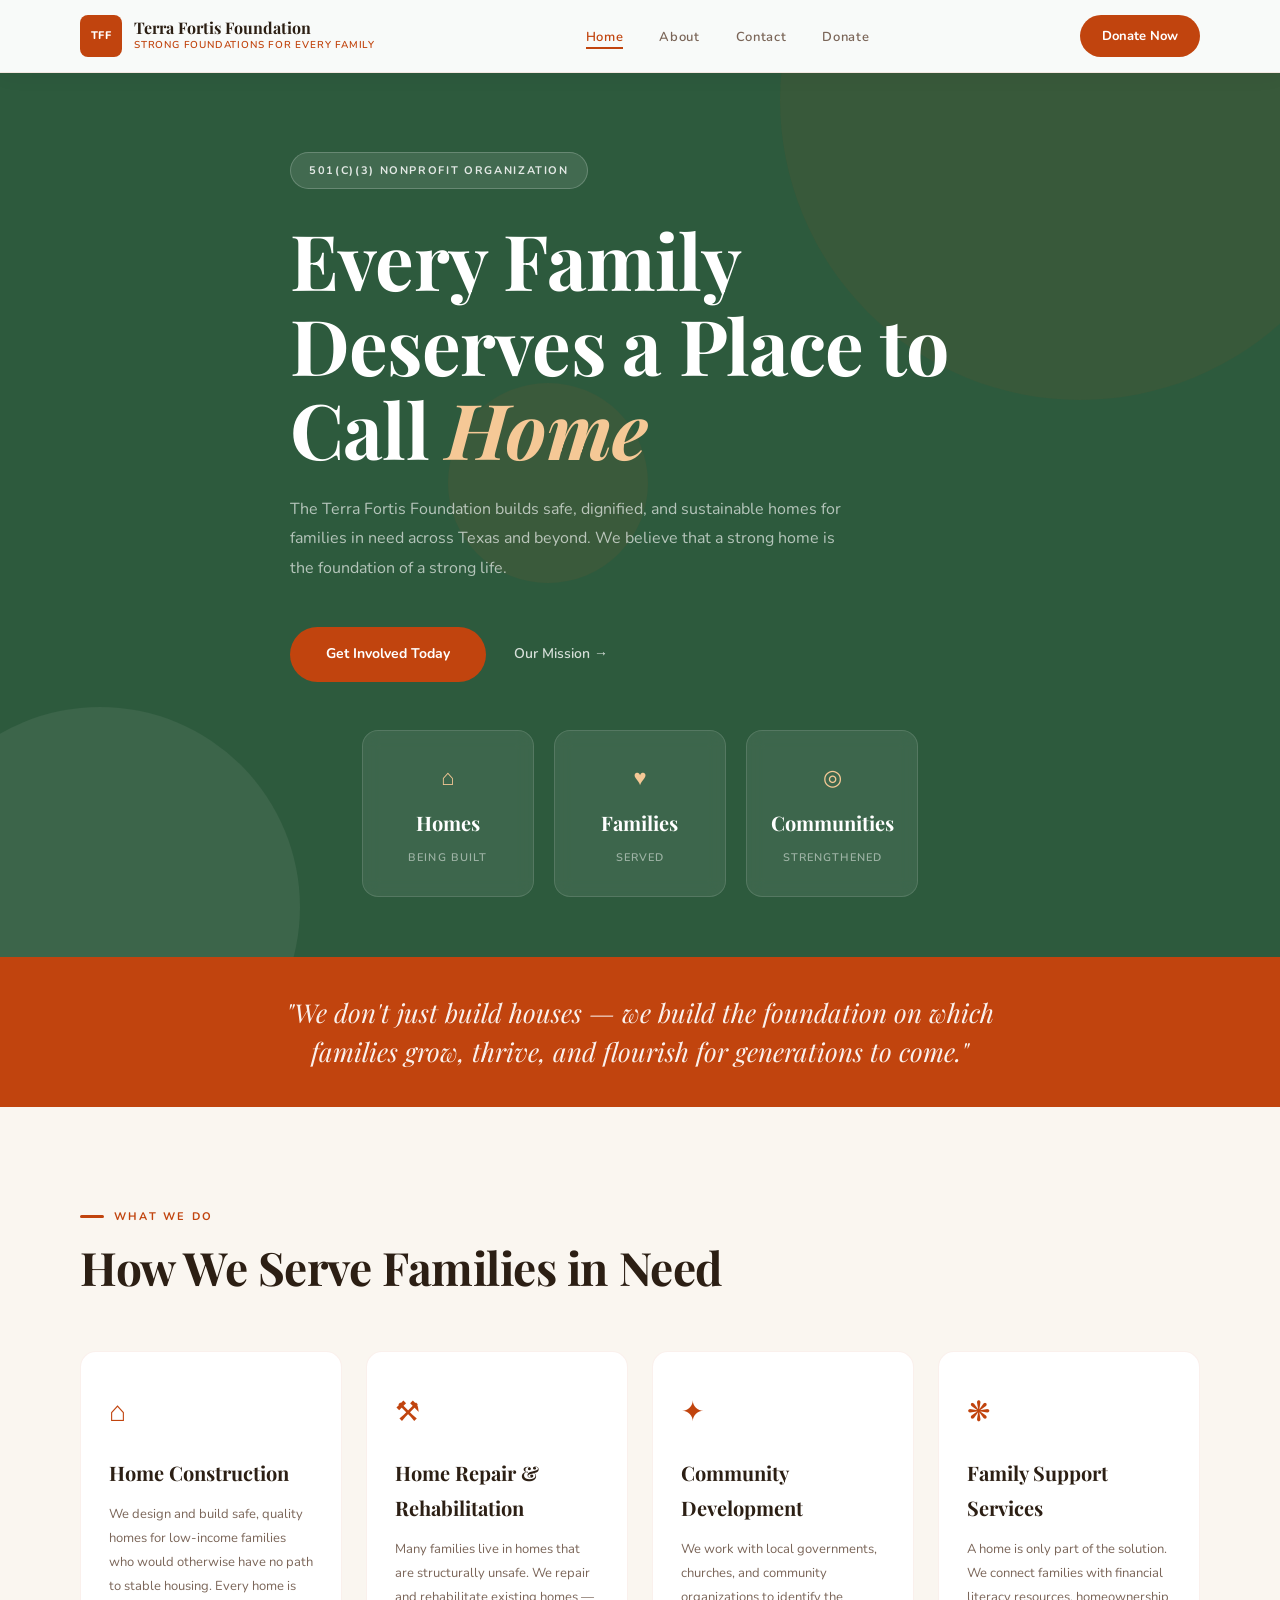
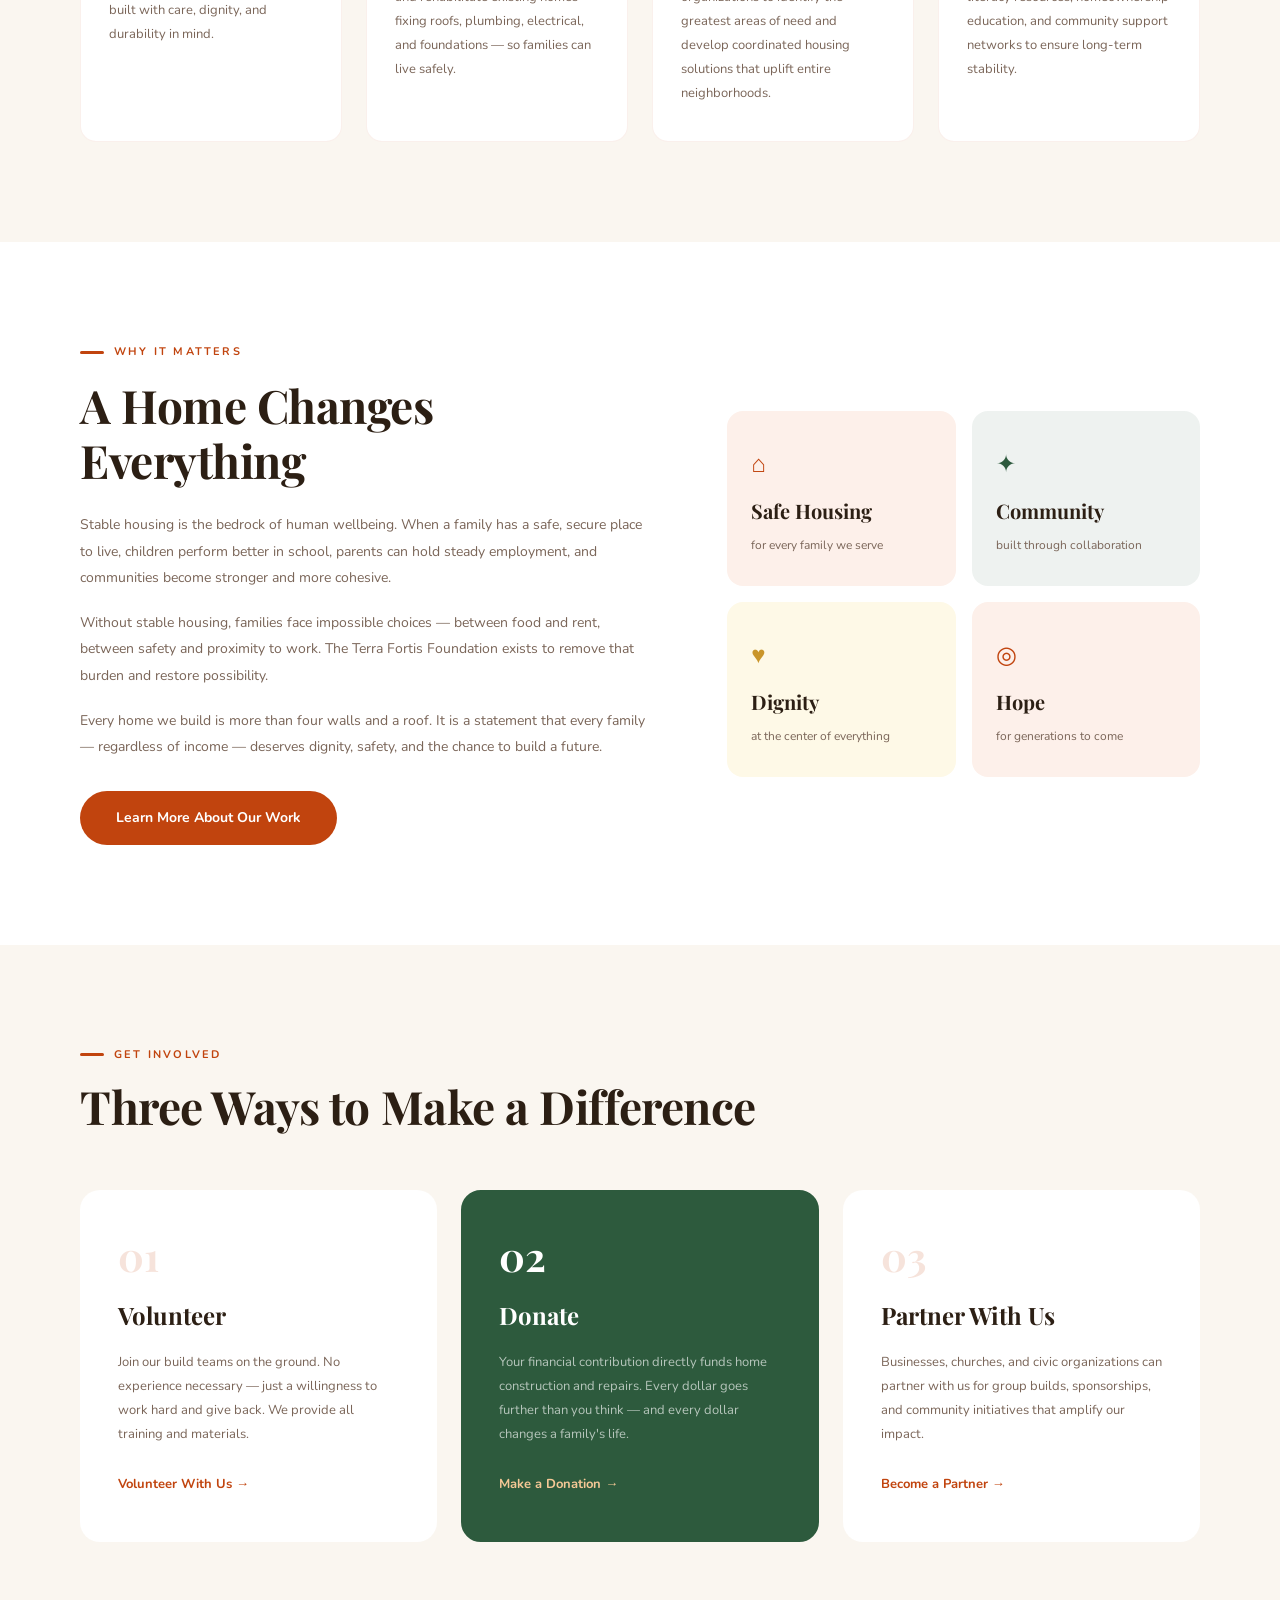
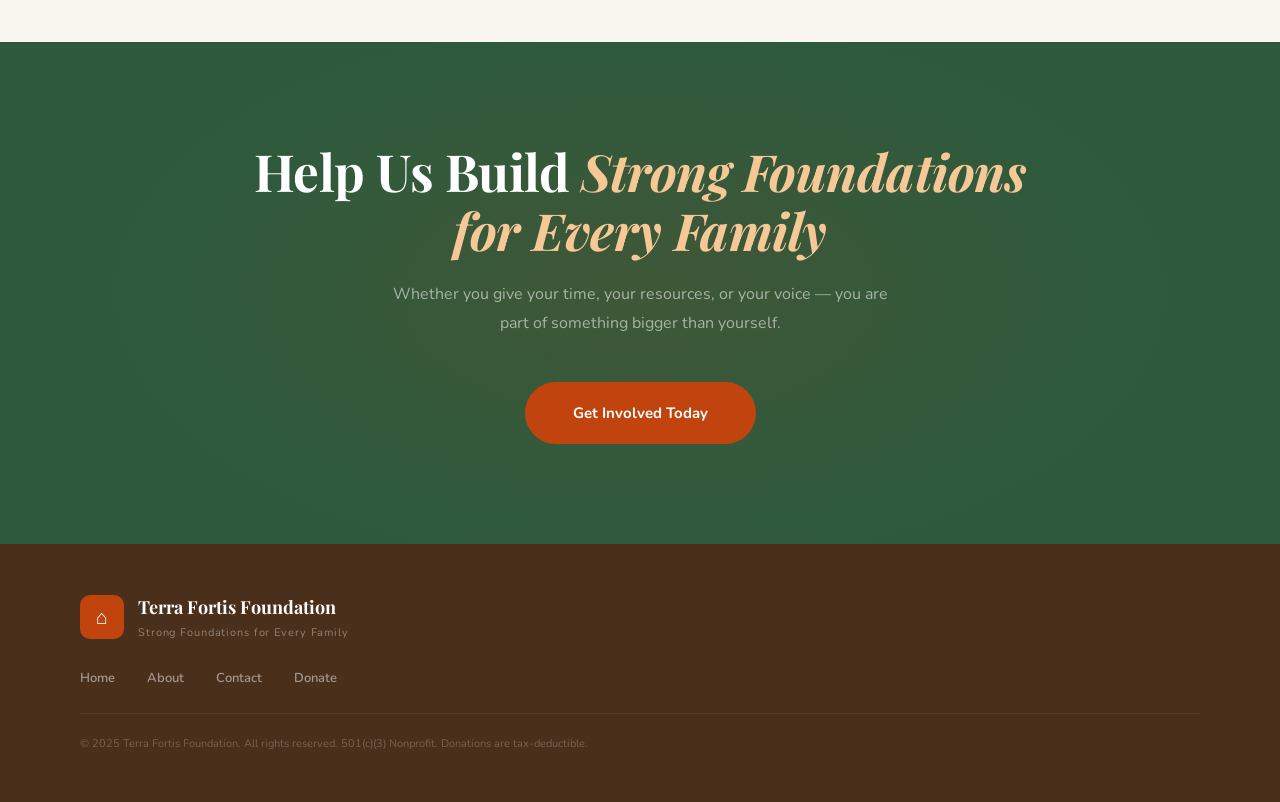
<file: index.html>
<!DOCTYPE html>
<html lang="en">
<head>
<meta charset="UTF-8">
<meta name="viewport" content="width=device-width, initial-scale=1.0">
<title>Terra Fortis Foundation — Strong Foundations for Every Family</title>
<link href="https://fonts.googleapis.com/css2?family=Playfair+Display:ital,wght@0,400;0,700;1,400&family=Nunito:wght@300;400;500;600;700&display=swap" rel="stylesheet">
<link rel="icon" type="image/png" sizes="32x32" href="favicon.png">
<link rel="icon" type="image/x-icon" href="favicon.ico">
<link rel="stylesheet" href="style.css">
</head>
<body>

<nav class="nav">
  <div class="nav-inner">
    <a href="index.html" class="logo">
      <div class="logo-icon">TFF</div>
      <div class="logo-text">
        <div class="logo-name">Terra Fortis Foundation</div>
        <div class="logo-tagline">Strong Foundations for Every Family</div>
      </div>
    </a>
    <ul class="nav-links">
      <li><a href="index.html" class="active">Home</a></li>
      <li><a href="about.html">About</a></li>
      <li><a href="contact.html">Contact</a></li>
      <li><a href="donate.html">Donate</a></li>
    </ul>
    <a href="donate.html" class="nav-donate">Donate Now</a>
    <button class="hamburger" id="hamburger">&#9776;</button>
  </div>
</nav>

<section class="hero">
  <div class="hero-shapes">
    <div class="shape shape-1"></div>
    <div class="shape shape-2"></div>
    <div class="shape shape-3"></div>
  </div>
  <div class="hero-content">
    <div class="hero-badge">501(c)(3) Nonprofit Organization</div>
    <h1>Every Family Deserves a Place to Call <em>Home</em></h1>
    <p>The Terra Fortis Foundation builds safe, dignified, and sustainable homes for families in need across Texas and beyond. We believe that a strong home is the foundation of a strong life.</p>
    <div class="hero-btns">
      <a href="contact.html" class="btn-terra">Get Involved Today</a>
      <a href="about.html" class="btn-ghost">Our Mission →</a>
    </div>
  </div>
  <div class="hero-impact">
    <div class="impact-card">
      <div class="impact-icon">⌂</div>
      <div class="impact-val">Homes</div>
      <div class="impact-label">Being Built</div>
    </div>
    <div class="impact-card">
      <div class="impact-icon">♥</div>
      <div class="impact-val">Families</div>
      <div class="impact-label">Served</div>
    </div>
    <div class="impact-card">
      <div class="impact-icon">◎</div>
      <div class="impact-val">Communities</div>
      <div class="impact-label">Strengthened</div>
    </div>
  </div>
</section>

<section class="mission-strip">
  <div class="container">
    <p class="mission-text">"We don't just build houses — we build the foundation on which families grow, thrive, and flourish for generations to come."</p>
  </div>
</section>

<section class="what-we-do">
  <div class="container">
    <div class="section-label">What We Do</div>
    <h2 class="section-title">How We Serve Families in Need</h2>
    <div class="programs-grid">
      <div class="program-card">
        <div class="program-icon">⌂</div>
        <h3>Home Construction</h3>
        <p>We design and build safe, quality homes for low-income families who would otherwise have no path to stable housing. Every home is built with care, dignity, and durability in mind.</p>
      </div>
      <div class="program-card">
        <div class="program-icon">⚒</div>
        <h3>Home Repair & Rehabilitation</h3>
        <p>Many families live in homes that are structurally unsafe. We repair and rehabilitate existing homes — fixing roofs, plumbing, electrical, and foundations — so families can live safely.</p>
      </div>
      <div class="program-card">
        <div class="program-icon">✦</div>
        <h3>Community Development</h3>
        <p>We work with local governments, churches, and community organizations to identify the greatest areas of need and develop coordinated housing solutions that uplift entire neighborhoods.</p>
      </div>
      <div class="program-card">
        <div class="program-icon">❋</div>
        <h3>Family Support Services</h3>
        <p>A home is only part of the solution. We connect families with financial literacy resources, homeownership education, and community support networks to ensure long-term stability.</p>
      </div>
    </div>
  </div>
</section>

<section class="why-it-matters">
  <div class="container matters-grid">
    <div class="matters-text">
      <div class="section-label">Why It Matters</div>
      <h2>A Home Changes Everything</h2>
      <p>Stable housing is the bedrock of human wellbeing. When a family has a safe, secure place to live, children perform better in school, parents can hold steady employment, and communities become stronger and more cohesive.</p>
      <p>Without stable housing, families face impossible choices — between food and rent, between safety and proximity to work. The Terra Fortis Foundation exists to remove that burden and restore possibility.</p>
      <p>Every home we build is more than four walls and a roof. It is a statement that every family — regardless of income — deserves dignity, safety, and the chance to build a future.</p>
      <a href="about.html" class="btn-terra">Learn More About Our Work</a>
    </div>
    <div class="matters-visual">
      <div class="visual-block vb-1">
        <div class="vb-icon">⌂</div>
        <div class="vb-text">Safe Housing</div>
        <div class="vb-sub">for every family we serve</div>
      </div>
      <div class="visual-block vb-2">
        <div class="vb-icon">✦</div>
        <div class="vb-text">Community</div>
        <div class="vb-sub">built through collaboration</div>
      </div>
      <div class="visual-block vb-3">
        <div class="vb-icon">♥</div>
        <div class="vb-text">Dignity</div>
        <div class="vb-sub">at the center of everything</div>
      </div>
      <div class="visual-block vb-4">
        <div class="vb-icon">◎</div>
        <div class="vb-text">Hope</div>
        <div class="vb-sub">for generations to come</div>
      </div>
    </div>
  </div>
</section>

<section class="get-involved">
  <div class="container">
    <div class="section-label">Get Involved</div>
    <h2 class="section-title">Three Ways to Make a Difference</h2>
    <div class="involved-grid">
      <div class="involved-card">
        <div class="inv-num">01</div>
        <h3>Volunteer</h3>
        <p>Join our build teams on the ground. No experience necessary — just a willingness to work hard and give back. We provide all training and materials.</p>
        <a href="contact.html" class="inv-link">Volunteer With Us →</a>
      </div>
      <div class="involved-card featured">
        <div class="inv-num">02</div>
        <h3>Donate</h3>
        <p>Your financial contribution directly funds home construction and repairs. Every dollar goes further than you think — and every dollar changes a family's life.</p>
        <a href="contact.html" class="inv-link">Make a Donation →</a>
      </div>
      <div class="involved-card">
        <div class="inv-num">03</div>
        <h3>Partner With Us</h3>
        <p>Businesses, churches, and civic organizations can partner with us for group builds, sponsorships, and community initiatives that amplify our impact.</p>
        <a href="contact.html" class="inv-link">Become a Partner →</a>
      </div>
    </div>
  </div>
</section>

<section class="cta-foundation">
  <div class="container cta-inner">
    <h2>Help Us Build <em>Strong Foundations<br>for Every Family</em></h2>
    <p>Whether you give your time, your resources, or your voice — you are part of something bigger than yourself.</p>
    <a href="contact.html" class="btn-terra btn-large">Get Involved Today</a>
  </div>
</section>

<footer class="footer">
  <div class="container footer-inner">
    <div class="footer-brand">
      <div class="footer-icon">⌂</div>
      <div>
        <div class="footer-name">Terra Fortis Foundation</div>
        <div class="footer-tagline">Strong Foundations for Every Family</div>
      </div>
    </div>
    <div class="footer-links">
      <a href="index.html">Home</a>
      <a href="about.html">About</a>
      <a href="contact.html">Contact</a>
      <a href="donate.html">Donate</a>
    </div>
    <div class="footer-bottom">
      <span>&copy; 2025 Terra Fortis Foundation. All rights reserved. 501(c)(3) Nonprofit. Donations are tax-deductible.</span>
    </div>
  </div>
</footer>
<script src="main.js"></script>
</body>
</html>
</file>
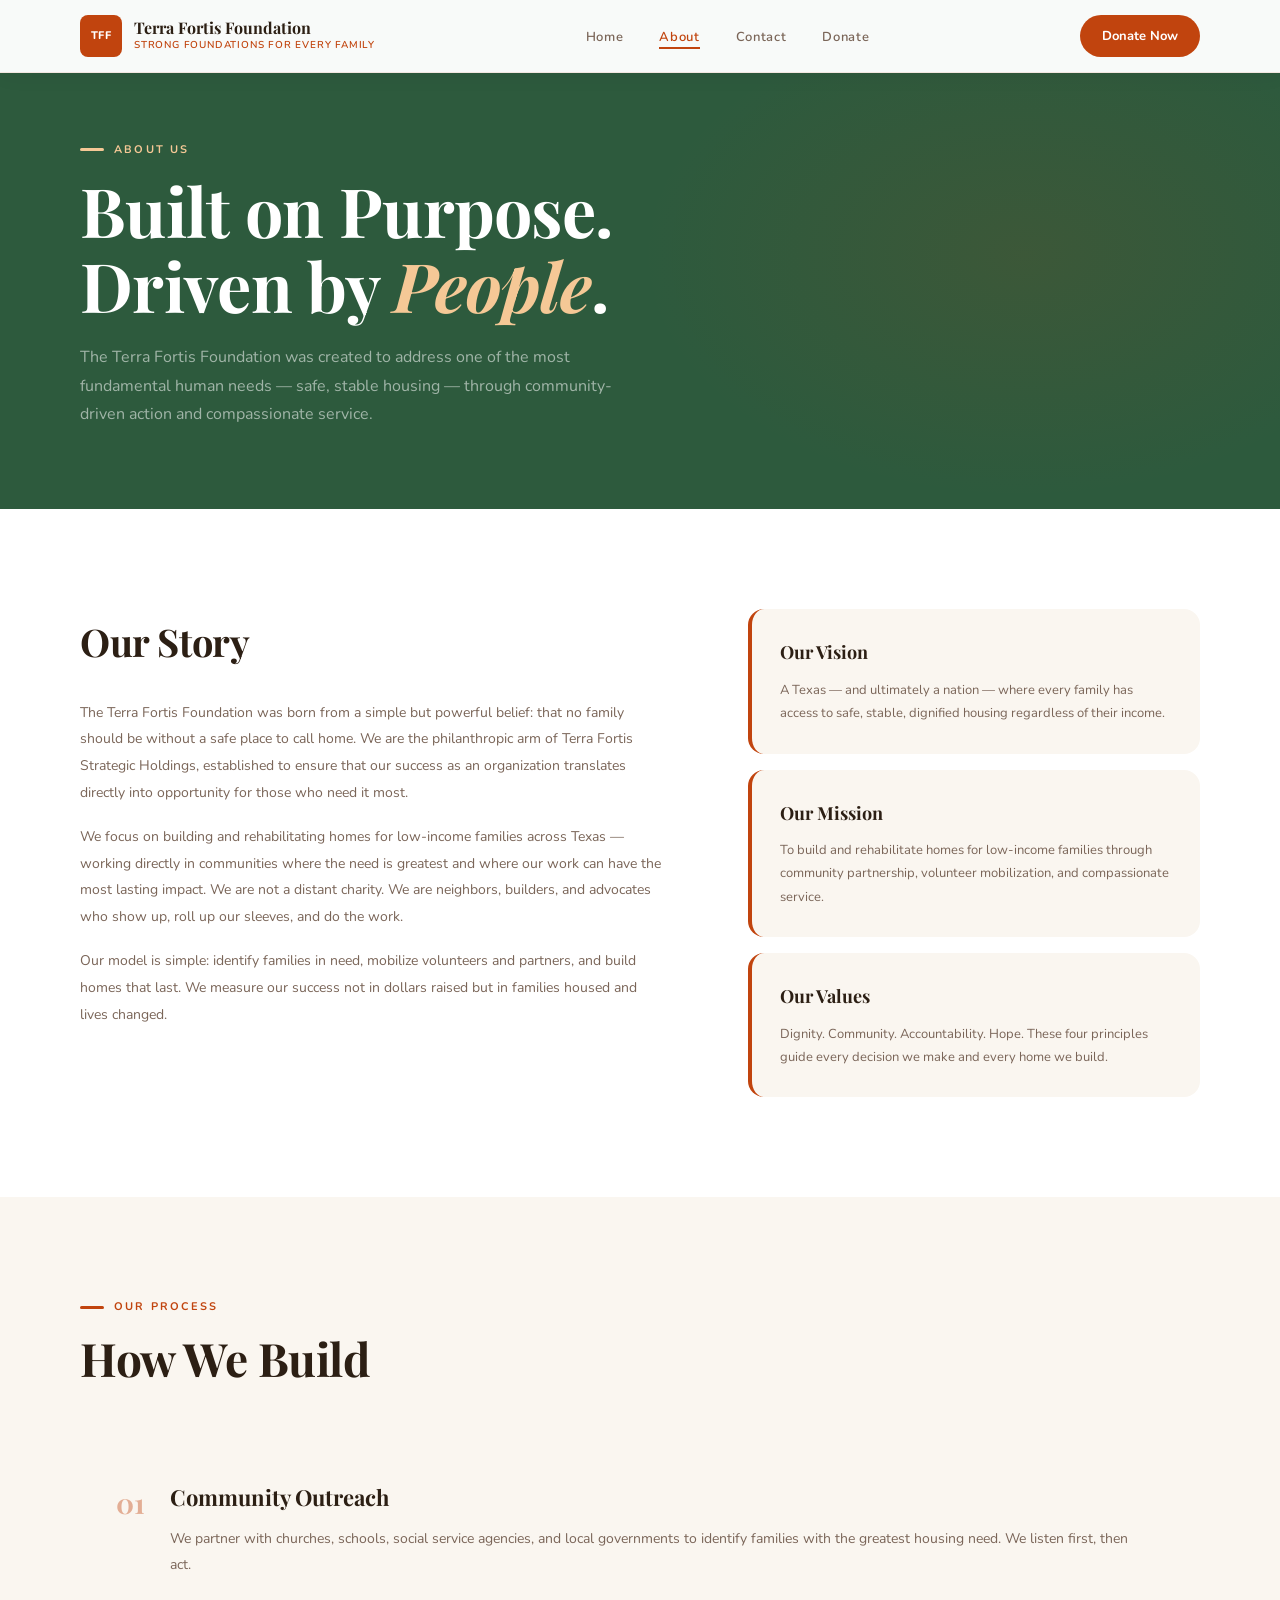
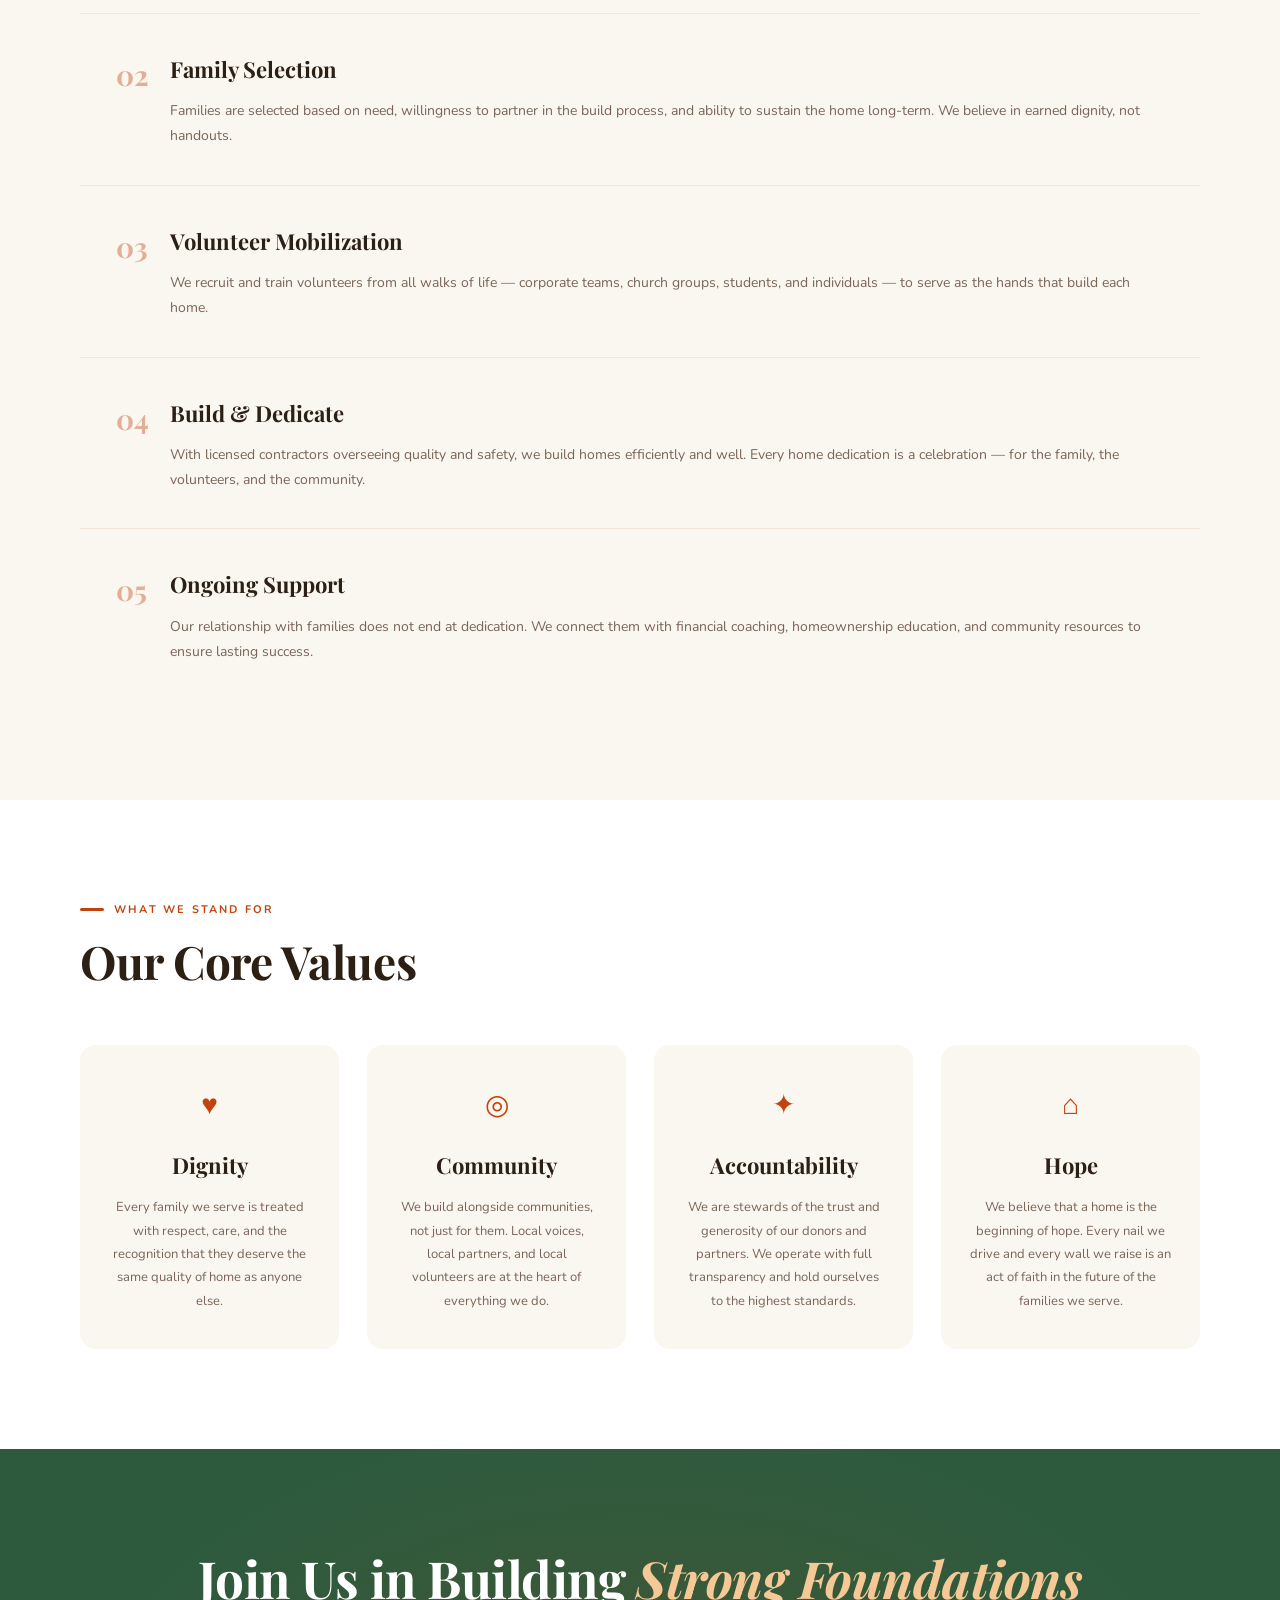
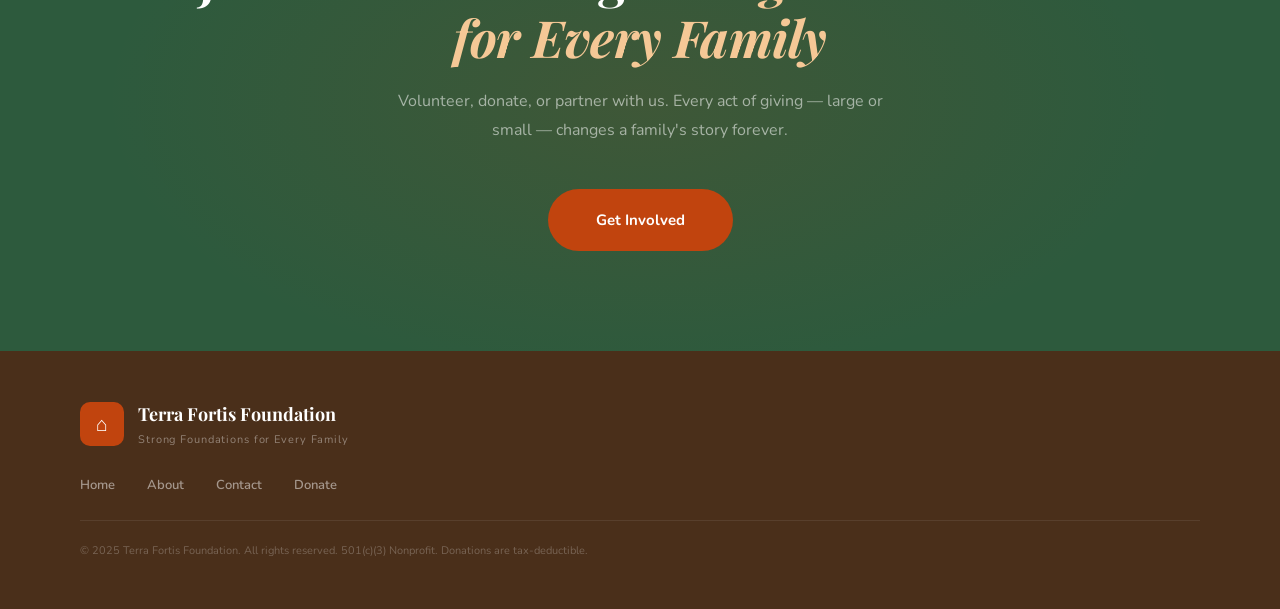
<file: about.html>
<!DOCTYPE html>
<html lang="en">
<head>
<meta charset="UTF-8">
<meta name="viewport" content="width=device-width, initial-scale=1.0">
<title>About — Terra Fortis Foundation</title>
<link href="https://fonts.googleapis.com/css2?family=Playfair+Display:ital,wght@0,400;0,700;1,400&family=Nunito:wght@300;400;500;600;700&display=swap" rel="stylesheet">
<link rel="icon" type="image/png" sizes="32x32" href="favicon.png">
<link rel="icon" type="image/x-icon" href="favicon.ico">
<link rel="stylesheet" href="style.css">
</head>
<body>

<nav class="nav">
  <div class="nav-inner">
    <a href="index.html" class="logo">
      <div class="logo-icon">TFF</div>
      <div class="logo-text">
        <div class="logo-name">Terra Fortis Foundation</div>
        <div class="logo-tagline">Strong Foundations for Every Family</div>
      </div>
    </a>
    <ul class="nav-links">
      <li><a href="index.html">Home</a></li>
      <li><a href="about.html" class="active">About</a></li>
      <li><a href="contact.html">Contact</a></li>
      <li><a href="donate.html">Donate</a></li>
    </ul>
    <a href="donate.html" class="nav-donate">Donate Now</a>
    <button class="hamburger" id="hamburger">&#9776;</button>
  </div>
</nav>

<section class="page-hero">
  <div class="container">
    <div class="section-label">About Us</div>
    <h1 class="page-title">Built on Purpose.<br>Driven by <em>People</em>.</h1>
    <p class="page-sub">The Terra Fortis Foundation was created to address one of the most fundamental human needs — safe, stable housing — through community-driven action and compassionate service.</p>
  </div>
</section>

<section class="about-story">
  <div class="container story-layout">
    <div class="story-content">
      <h2>Our Story</h2>
      <p>The Terra Fortis Foundation was born from a simple but powerful belief: that no family should be without a safe place to call home. We are the philanthropic arm of Terra Fortis Strategic Holdings, established to ensure that our success as an organization translates directly into opportunity for those who need it most.</p>
      <p>We focus on building and rehabilitating homes for low-income families across Texas — working directly in communities where the need is greatest and where our work can have the most lasting impact. We are not a distant charity. We are neighbors, builders, and advocates who show up, roll up our sleeves, and do the work.</p>
      <p>Our model is simple: identify families in need, mobilize volunteers and partners, and build homes that last. We measure our success not in dollars raised but in families housed and lives changed.</p>
    </div>
    <div class="story-values">
      <div class="sv-card">
        <div class="sv-title">Our Vision</div>
        <p>A Texas — and ultimately a nation — where every family has access to safe, stable, dignified housing regardless of their income.</p>
      </div>
      <div class="sv-card">
        <div class="sv-title">Our Mission</div>
        <p>To build and rehabilitate homes for low-income families through community partnership, volunteer mobilization, and compassionate service.</p>
      </div>
      <div class="sv-card">
        <div class="sv-title">Our Values</div>
        <p>Dignity. Community. Accountability. Hope. These four principles guide every decision we make and every home we build.</p>
      </div>
    </div>
  </div>
</section>

<section class="how-we-build">
  <div class="container">
    <div class="section-label">Our Process</div>
    <h2 class="section-title">How We Build</h2>
    <div class="build-steps">
      <div class="build-step">
        <div class="bs-num">01</div>
        <div class="bs-content">
          <h3>Community Outreach</h3>
          <p>We partner with churches, schools, social service agencies, and local governments to identify families with the greatest housing need. We listen first, then act.</p>
        </div>
      </div>
      <div class="build-step">
        <div class="bs-num">02</div>
        <div class="bs-content">
          <h3>Family Selection</h3>
          <p>Families are selected based on need, willingness to partner in the build process, and ability to sustain the home long-term. We believe in earned dignity, not handouts.</p>
        </div>
      </div>
      <div class="build-step">
        <div class="bs-num">03</div>
        <div class="bs-content">
          <h3>Volunteer Mobilization</h3>
          <p>We recruit and train volunteers from all walks of life — corporate teams, church groups, students, and individuals — to serve as the hands that build each home.</p>
        </div>
      </div>
      <div class="build-step">
        <div class="bs-num">04</div>
        <div class="bs-content">
          <h3>Build & Dedicate</h3>
          <p>With licensed contractors overseeing quality and safety, we build homes efficiently and well. Every home dedication is a celebration — for the family, the volunteers, and the community.</p>
        </div>
      </div>
      <div class="build-step">
        <div class="bs-num">05</div>
        <div class="bs-content">
          <h3>Ongoing Support</h3>
          <p>Our relationship with families does not end at dedication. We connect them with financial coaching, homeownership education, and community resources to ensure lasting success.</p>
        </div>
      </div>
    </div>
  </div>
</section>

<section class="values-section">
  <div class="container">
    <div class="section-label">What We Stand For</div>
    <h2 class="section-title">Our Core Values</h2>
    <div class="values-grid">
      <div class="value-card">
        <div class="vc-icon">♥</div>
        <h3>Dignity</h3>
        <p>Every family we serve is treated with respect, care, and the recognition that they deserve the same quality of home as anyone else.</p>
      </div>
      <div class="value-card">
        <div class="vc-icon">◎</div>
        <h3>Community</h3>
        <p>We build alongside communities, not just for them. Local voices, local partners, and local volunteers are at the heart of everything we do.</p>
      </div>
      <div class="value-card">
        <div class="vc-icon">✦</div>
        <h3>Accountability</h3>
        <p>We are stewards of the trust and generosity of our donors and partners. We operate with full transparency and hold ourselves to the highest standards.</p>
      </div>
      <div class="value-card">
        <div class="vc-icon">⌂</div>
        <h3>Hope</h3>
        <p>We believe that a home is the beginning of hope. Every nail we drive and every wall we raise is an act of faith in the future of the families we serve.</p>
      </div>
    </div>
  </div>
</section>

<section class="cta-foundation">
  <div class="container cta-inner">
    <h2>Join Us in Building <em>Strong Foundations<br>for Every Family</em></h2>
    <p>Volunteer, donate, or partner with us. Every act of giving — large or small — changes a family's story forever.</p>
    <a href="contact.html" class="btn-terra btn-large">Get Involved</a>
  </div>
</section>

<footer class="footer">
  <div class="container footer-inner">
    <div class="footer-brand">
      <div class="footer-icon">⌂</div>
      <div>
        <div class="footer-name">Terra Fortis Foundation</div>
        <div class="footer-tagline">Strong Foundations for Every Family</div>
      </div>
    </div>
    <div class="footer-links">
      <a href="index.html">Home</a>
      <a href="about.html">About</a>
      <a href="contact.html">Contact</a>
      <a href="donate.html">Donate</a>
    </div>
    <div class="footer-bottom">
      <span>&copy; 2025 Terra Fortis Foundation. All rights reserved. 501(c)(3) Nonprofit. Donations are tax-deductible.</span>
    </div>
  </div>
</footer>
<script src="main.js"></script>
</body>
</html>
</file>
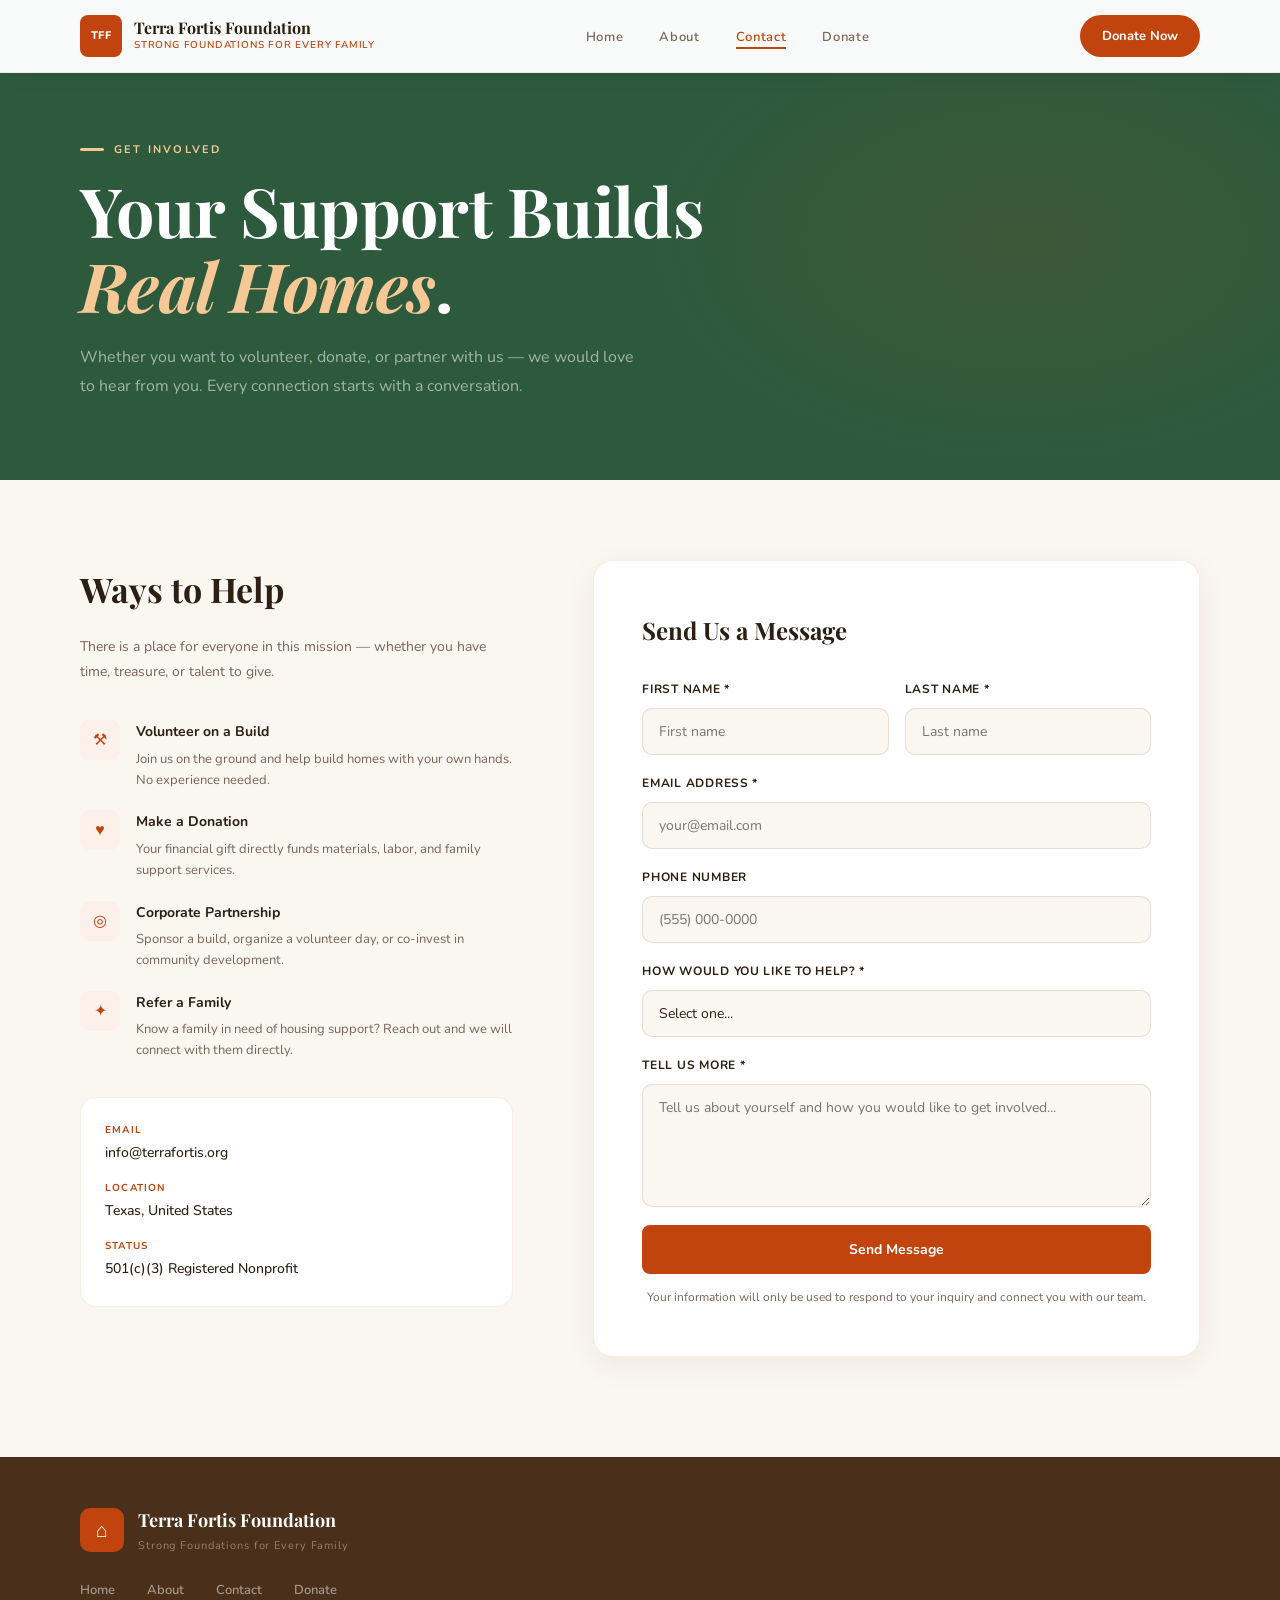
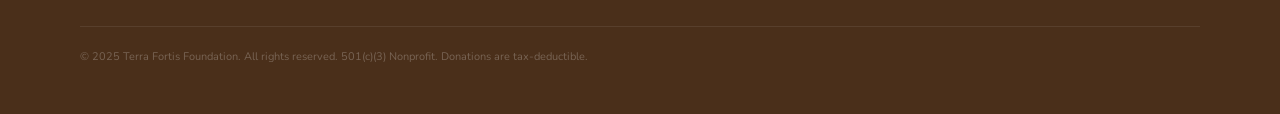
<file: contact.html>
<!DOCTYPE html>
<html lang="en">
<head>
<meta charset="UTF-8">
<meta name="viewport" content="width=device-width, initial-scale=1.0">
<title>Get Involved — Terra Fortis Foundation</title>
<link href="https://fonts.googleapis.com/css2?family=Playfair+Display:ital,wght@0,400;0,700;1,400&family=Nunito:wght@300;400;500;600;700&display=swap" rel="stylesheet">
<link rel="icon" type="image/png" sizes="32x32" href="favicon.png">
<link rel="icon" type="image/x-icon" href="favicon.ico">
<link rel="stylesheet" href="style.css">
</head>
<body>

<nav class="nav">
  <div class="nav-inner">
    <a href="index.html" class="logo">
      <div class="logo-icon">TFF</div>
      <div class="logo-text">
        <div class="logo-name">Terra Fortis Foundation</div>
        <div class="logo-tagline">Strong Foundations for Every Family</div>
      </div>
    </a>
    <ul class="nav-links">
      <li><a href="index.html">Home</a></li>
      <li><a href="about.html">About</a></li>
      <li><a href="contact.html" class="active">Contact</a></li>
      <li><a href="donate.html">Donate</a></li>
    </ul>
    <a href="donate.html" class="nav-donate">Donate Now</a>
    <button class="hamburger" id="hamburger">&#9776;</button>
  </div>
</nav>

<section class="page-hero">
  <div class="container">
    <div class="section-label">Get Involved</div>
    <h1 class="page-title">Your Support Builds<br><em>Real Homes</em>.</h1>
    <p class="page-sub">Whether you want to volunteer, donate, or partner with us — we would love to hear from you. Every connection starts with a conversation.</p>
  </div>
</section>

<section class="contact-section">
  <div class="container contact-layout">
    <div class="contact-left">
      <h2>Ways to Help</h2>
      <p>There is a place for everyone in this mission — whether you have time, treasure, or talent to give.</p>
      <div class="ways-list">
        <div class="way-item">
          <div class="way-icon">⚒</div>
          <div>
            <div class="way-title">Volunteer on a Build</div>
            <p>Join us on the ground and help build homes with your own hands. No experience needed.</p>
          </div>
        </div>
        <div class="way-item">
          <div class="way-icon">♥</div>
          <div>
            <div class="way-title">Make a Donation</div>
            <p>Your financial gift directly funds materials, labor, and family support services.</p>
          </div>
        </div>
        <div class="way-item">
          <div class="way-icon">◎</div>
          <div>
            <div class="way-title">Corporate Partnership</div>
            <p>Sponsor a build, organize a volunteer day, or co-invest in community development.</p>
          </div>
        </div>
        <div class="way-item">
          <div class="way-icon">✦</div>
          <div>
            <div class="way-title">Refer a Family</div>
            <p>Know a family in need of housing support? Reach out and we will connect with them directly.</p>
          </div>
        </div>
      </div>
      <div class="contact-details">
        <div class="cd-row">
          <span class="cd-label">Email</span>
          <span class="cd-val">info@terrafortis.org</span>
        </div>
        <div class="cd-row">
          <span class="cd-label">Location</span>
          <span class="cd-val">Texas, United States</span>
        </div>
        <div class="cd-row">
          <span class="cd-label">Status</span>
          <span class="cd-val">501(c)(3) Registered Nonprofit</span>
        </div>
      </div>
    </div>

    <div class="contact-right">
      <div class="form-wrap">
        <div class="form-title">Send Us a Message</div>
        <form id="contactForm">
          <div id="formSuccess" class="form-success" style="display:none">
            <div class="success-icon">⌂</div>
            <h3>Thank You!</h3>
            <p>Your message has been received. A member of our team will reach out to you within 1–2 business days. Together we build stronger families.</p>
          </div>
          <div id="formFields">
            <div class="form-row">
              <div class="form-group">
                <label>First Name *</label>
                <input type="text" name="firstName" required placeholder="First name">
              </div>
              <div class="form-group">
                <label>Last Name *</label>
                <input type="text" name="lastName" required placeholder="Last name">
              </div>
            </div>
            <div class="form-group">
              <label>Email Address *</label>
              <input type="email" name="email" required placeholder="your@email.com">
            </div>
            <div class="form-group">
              <label>Phone Number</label>
              <input type="tel" name="phone" placeholder="(555) 000-0000">
            </div>
            <div class="form-group">
              <label>How Would You Like to Help? *</label>
              <select name="involvement" required>
                <option value="">Select one...</option>
                <option>Volunteer on a Build</option>
                <option>Make a Donation</option>
                <option>Corporate Partnership</option>
                <option>Refer a Family in Need</option>
                <option>General Inquiry</option>
              </select>
            </div>
            <div class="form-group">
              <label>Tell Us More *</label>
              <textarea name="message" rows="5" required placeholder="Tell us about yourself and how you would like to get involved..."></textarea>
            </div>
            <button type="submit" class="btn-terra btn-full" id="submitBtn">
              <span id="btnText">Send Message</span>
            </button>
            <p class="form-note">Your information will only be used to respond to your inquiry and connect you with our team.</p>
          </div>
        </form>
      </div>
    </div>
  </div>
</section>

<footer class="footer">
  <div class="container footer-inner">
    <div class="footer-brand">
      <div class="footer-icon">⌂</div>
      <div>
        <div class="footer-name">Terra Fortis Foundation</div>
        <div class="footer-tagline">Strong Foundations for Every Family</div>
      </div>
    </div>
    <div class="footer-links">
      <a href="index.html">Home</a>
      <a href="about.html">About</a>
      <a href="contact.html">Contact</a>
      <a href="donate.html">Donate</a>
    </div>
    <div class="footer-bottom">
      <span>&copy; 2025 Terra Fortis Foundation. All rights reserved. 501(c)(3) Nonprofit. Donations are tax-deductible.</span>
    </div>
  </div>
</footer>
<script src="main.js"></script>
</body>
</html>
</file>
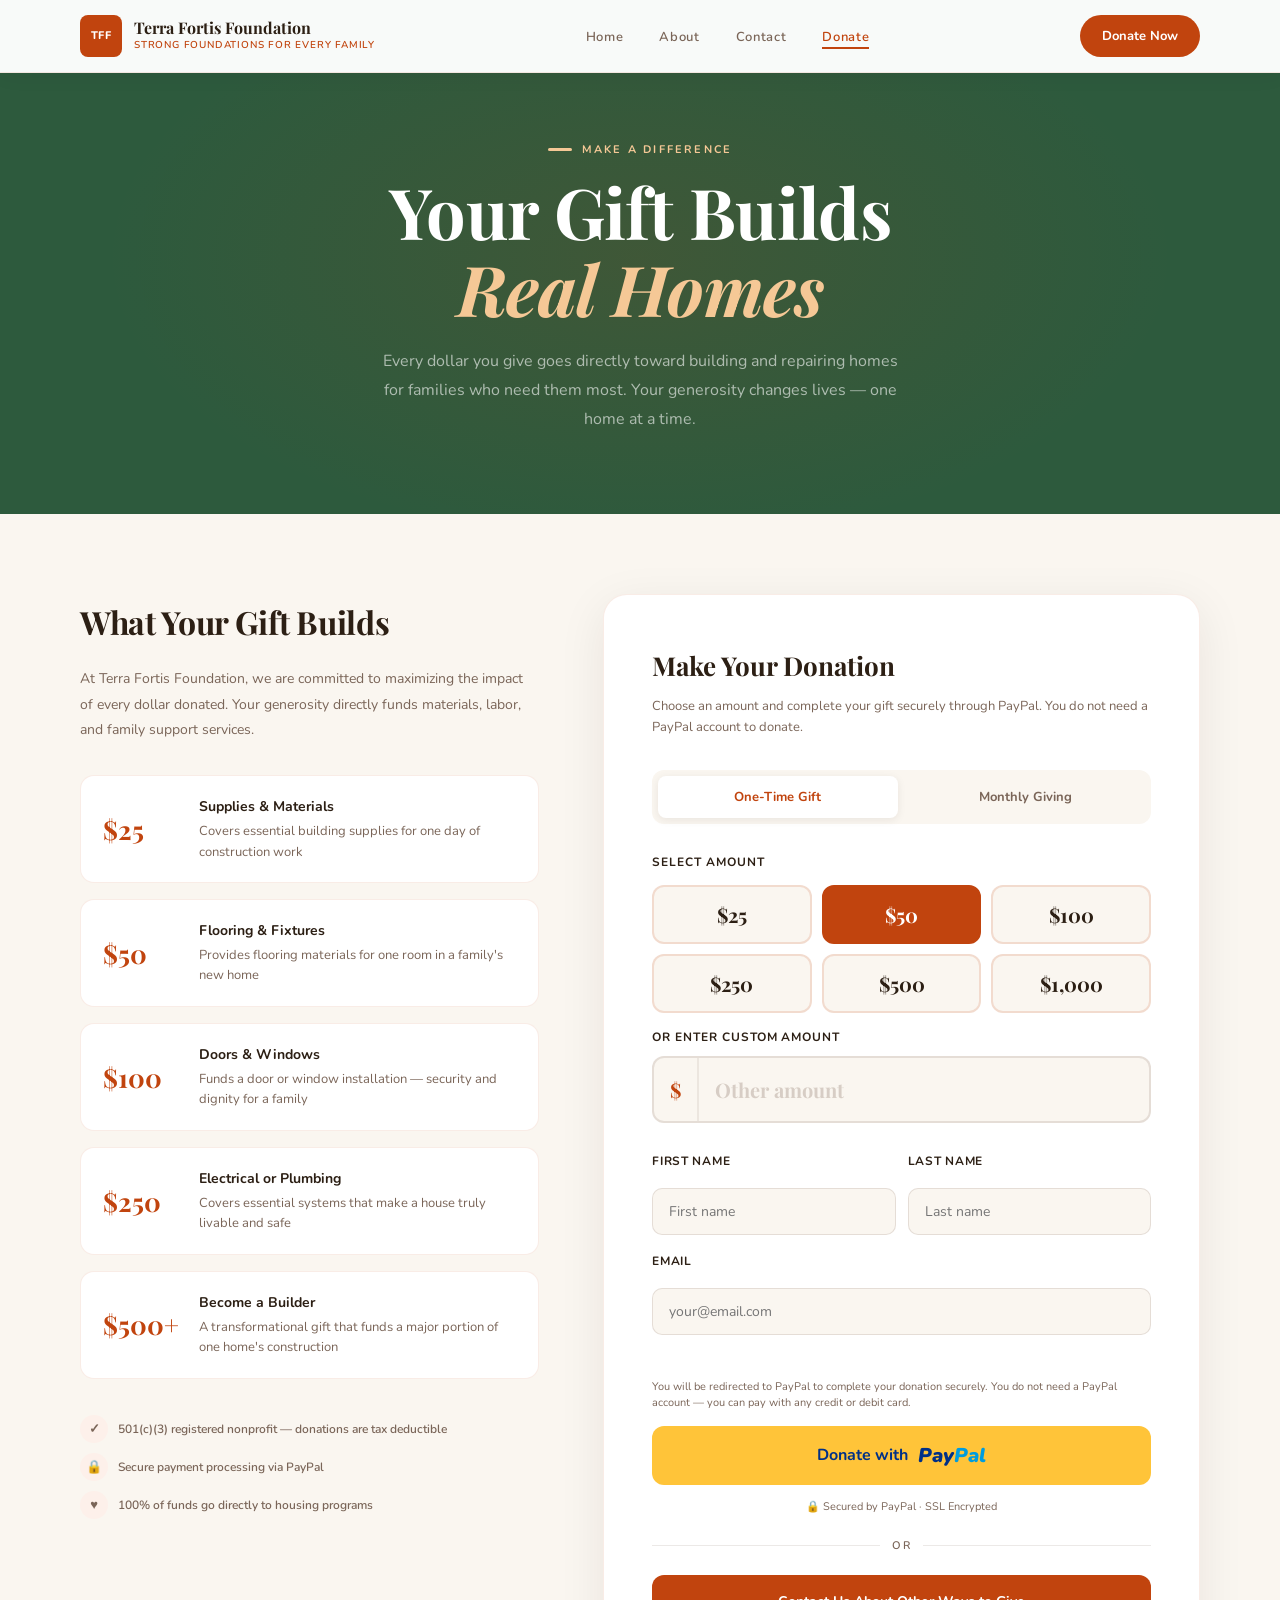
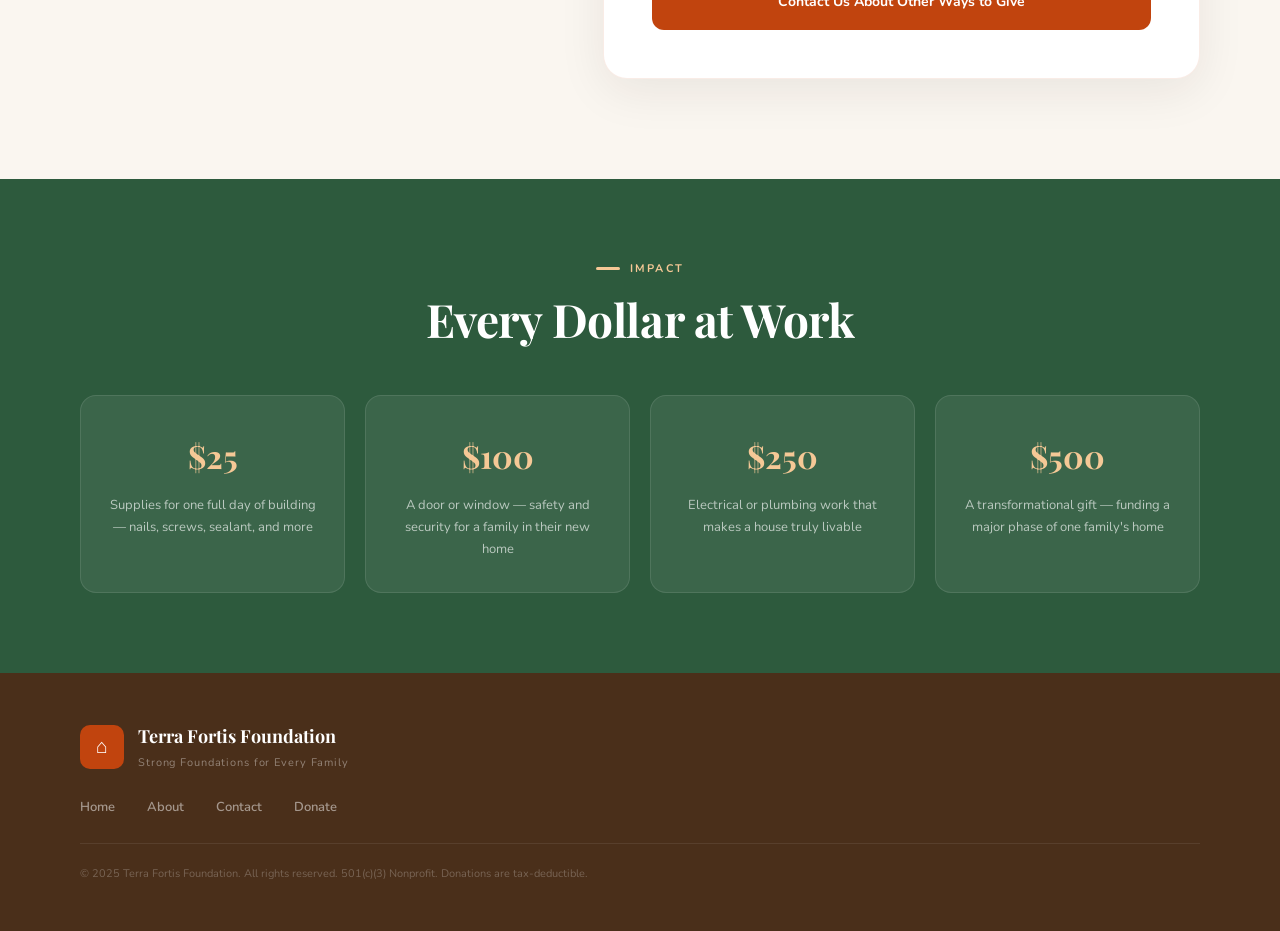
<file: donate.html>
<!DOCTYPE html>
<html lang="en">
<head>
<meta charset="UTF-8">
<meta name="viewport" content="width=device-width, initial-scale=1.0">
<title>Donate — Terra Fortis Foundation</title>
<link href="https://fonts.googleapis.com/css2?family=Playfair+Display:ital,wght@0,400;0,700;1,400&family=Nunito:wght@300;400;500;600;700&display=swap" rel="stylesheet">
<link rel="icon" type="image/png" sizes="32x32" href="favicon.png">
<link rel="icon" type="image/x-icon" href="favicon.ico">
<link rel="stylesheet" href="style.css">
<style>
  .donate-hero {
    background: var(--green);
    padding: 140px 0 80px;
    position: relative;
    overflow: hidden;
    text-align: center;
  }
  .donate-hero::before {
    content: '';
    position: absolute;
    inset: 0;
    background: radial-gradient(ellipse 60% 80% at 50% 50%, rgba(193,68,14,0.12) 0%, transparent 70%);
  }
  .donate-hero .container { position: relative; z-index: 2; }
  .donate-hero .section-label { justify-content: center; color: #f5c896; }
  .donate-hero .section-label::before { background: #f5c896; }
  .donate-hero h1 {
    font-family: var(--font-display);
    font-size: clamp(42px, 6vw, 70px);
    font-weight: 700;
    color: var(--warm-white);
    letter-spacing: -0.01em;
    line-height: 1.1;
    margin-bottom: 20px;
  }
  .donate-hero h1 em { font-style: italic; color: #f5c896; }
  .donate-hero p {
    font-size: 16px;
    color: rgba(255,255,255,0.6);
    max-width: 520px;
    margin: 0 auto;
    line-height: 1.8;
  }

  /* DONATE SECTION */
  .donate-section {
    padding: 80px 0 100px;
    background: var(--cream);
  }

  .donate-layout {
    display: grid;
    grid-template-columns: 1fr 1.3fr;
    gap: 64px;
    align-items: start;
  }

  /* IMPACT SIDE */
  .impact-side h2 {
    font-family: var(--font-display);
    font-size: 32px;
    font-weight: 700;
    color: var(--text);
    margin-bottom: 16px;
    letter-spacing: -0.01em;
  }

  .impact-side > p {
    font-size: 14px;
    color: var(--muted);
    line-height: 1.85;
    margin-bottom: 32px;
  }

  .impact-list { display: flex; flex-direction: column; gap: 16px; margin-bottom: 36px; }

  .impact-item {
    display: flex;
    align-items: center;
    gap: 16px;
    background: var(--warm-white);
    border-radius: 14px;
    padding: 20px 22px;
    border: 1px solid rgba(193,68,14,0.1);
    transition: transform 0.2s, box-shadow 0.2s;
  }

  .impact-item:hover {
    transform: translateX(4px);
    box-shadow: 0 8px 24px rgba(193,68,14,0.08);
  }

  .impact-amount {
    font-family: var(--font-display);
    font-size: 26px;
    font-weight: 700;
    color: var(--terra);
    min-width: 80px;
    flex-shrink: 0;
  }

  .impact-desc {
    font-size: 13px;
    color: var(--muted);
    line-height: 1.6;
  }

  .impact-desc strong {
    display: block;
    font-size: 14px;
    font-weight: 700;
    color: var(--text);
    margin-bottom: 2px;
  }

  .trust-badges {
    display: flex;
    flex-direction: column;
    gap: 10px;
  }

  .trust-badge {
    display: flex;
    align-items: center;
    gap: 10px;
    font-size: 12px;
    color: var(--muted);
    font-weight: 600;
  }

  .tb-icon {
    width: 28px; height: 28px;
    background: var(--terra-pale);
    border-radius: 50%;
    display: flex;
    align-items: center;
    justify-content: center;
    font-size: 13px;
    flex-shrink: 0;
  }

  /* DONATE FORM SIDE */
  .donate-form-wrap {
    background: var(--warm-white);
    border-radius: 24px;
    padding: 48px;
    border: 1px solid rgba(193,68,14,0.1);
    box-shadow: 0 12px 48px rgba(44,31,20,0.08);
  }

  .form-heading {
    font-family: var(--font-display);
    font-size: 26px;
    font-weight: 700;
    color: var(--text);
    margin-bottom: 8px;
  }

  .form-subheading {
    font-size: 13px;
    color: var(--muted);
    margin-bottom: 32px;
    line-height: 1.6;
  }

  /* DONATION TYPE TOGGLE */
  .donation-type {
    display: grid;
    grid-template-columns: 1fr 1fr;
    gap: 8px;
    margin-bottom: 28px;
    background: var(--cream);
    padding: 6px;
    border-radius: 12px;
  }

  .type-btn {
    padding: 12px;
    border: none;
    border-radius: 8px;
    font-family: var(--font-body);
    font-size: 13px;
    font-weight: 700;
    cursor: pointer;
    transition: all 0.2s;
    background: transparent;
    color: var(--muted);
  }

  .type-btn.active {
    background: var(--warm-white);
    color: var(--terra);
    box-shadow: 0 2px 8px rgba(44,31,20,0.08);
  }

  /* AMOUNT BUTTONS */
  .amount-label {
    font-size: 12px;
    font-weight: 700;
    letter-spacing: 0.08em;
    text-transform: uppercase;
    color: var(--text);
    margin-bottom: 12px;
  }

  .amount-grid {
    display: grid;
    grid-template-columns: repeat(3, 1fr);
    gap: 10px;
    margin-bottom: 14px;
  }

  .amount-btn {
    padding: 14px 10px;
    border: 2px solid rgba(193,68,14,0.15);
    border-radius: 12px;
    background: var(--cream);
    font-family: var(--font-display);
    font-size: 20px;
    font-weight: 700;
    color: var(--text);
    cursor: pointer;
    transition: all 0.2s;
    text-align: center;
  }

  .amount-btn:hover {
    border-color: var(--terra);
    background: var(--terra-pale);
    color: var(--terra);
  }

  .amount-btn.selected {
    border-color: var(--terra);
    background: var(--terra);
    color: var(--warm-white);
  }

  .custom-amount-wrap {
    position: relative;
    margin-bottom: 28px;
  }

  .custom-amount-wrap label {
    font-size: 12px;
    font-weight: 700;
    letter-spacing: 0.08em;
    text-transform: uppercase;
    color: var(--text);
    display: block;
    margin-bottom: 8px;
  }

  .custom-amount-inner {
    display: flex;
    align-items: center;
    border: 2px solid rgba(74,47,26,0.12);
    border-radius: 12px;
    background: var(--cream);
    overflow: hidden;
    transition: border-color 0.2s;
  }

  .custom-amount-inner:focus-within { border-color: var(--terra); background: var(--warm-white); }

  .currency-symbol {
    padding: 14px 16px;
    font-family: var(--font-display);
    font-size: 20px;
    font-weight: 700;
    color: var(--terra);
    border-right: 2px solid rgba(74,47,26,0.08);
    background: transparent;
  }

  .custom-amount-input {
    flex: 1;
    padding: 14px 16px;
    border: none;
    background: transparent;
    font-family: var(--font-display);
    font-size: 20px;
    font-weight: 700;
    color: var(--text);
    outline: none;
    width: 100%;
  }

  .custom-amount-input::placeholder { color: rgba(74,47,26,0.2); }

  /* DONOR INFO */
  .donor-info {
    display: flex;
    flex-direction: column;
    gap: 0;
    margin-bottom: 28px;
  }

  .donor-info .form-group { margin-bottom: 16px; }

  .donor-info label {
    font-size: 12px;
    font-weight: 700;
    letter-spacing: 0.06em;
    text-transform: uppercase;
    color: var(--text);
    display: block;
    margin-bottom: 8px;
  }

  .donor-info input {
    width: 100%;
    padding: 13px 16px;
    border: 1.5px solid rgba(74,47,26,0.12);
    background: var(--cream);
    font-family: var(--font-body);
    font-size: 14px;
    color: var(--text);
    outline: none;
    transition: border-color 0.2s, background 0.2s;
    border-radius: 10px;
  }

  .donor-info input:focus {
    border-color: var(--terra);
    background: var(--warm-white);
  }

  .name-row { display: grid; grid-template-columns: 1fr 1fr; gap: 12px; }

  /* PAYPAL BUTTON */
  .paypal-section { margin-bottom: 16px; }

  .paypal-note {
    font-size: 11px;
    color: var(--muted);
    margin-bottom: 14px;
    line-height: 1.5;
  }

  .paypal-btn {
    width: 100%;
    background: #ffc439;
    border: none;
    border-radius: 12px;
    padding: 16px;
    cursor: pointer;
    font-size: 16px;
    font-weight: 700;
    font-family: var(--font-body);
    color: #003087;
    display: flex;
    align-items: center;
    justify-content: center;
    gap: 10px;
    transition: background 0.2s, transform 0.15s, box-shadow 0.2s;
  }

  .paypal-btn:hover {
    background: #f0b429;
    transform: translateY(-2px);
    box-shadow: 0 8px 24px rgba(255,196,57,0.4);
  }

  .paypal-logo {
    font-size: 20px;
    font-weight: 900;
    font-style: italic;
  }

  .paypal-logo span:first-child { color: #003087; }
  .paypal-logo span:last-child { color: #009cde; }

  .secure-note {
    display: flex;
    align-items: center;
    justify-content: center;
    gap: 6px;
    font-size: 11px;
    color: var(--muted);
    margin-top: 12px;
  }

  .divider {
    display: flex;
    align-items: center;
    gap: 12px;
    margin: 20px 0;
    color: var(--muted);
    font-size: 11px;
    font-weight: 600;
    text-transform: uppercase;
    letter-spacing: 0.1em;
  }

  .divider::before,
  .divider::after {
    content: '';
    flex: 1;
    height: 1px;
    background: rgba(74,47,26,0.1);
  }

  /* RECURRING NOTE */
  .recurring-note {
    background: var(--terra-pale);
    border-radius: 12px;
    padding: 16px 20px;
    font-size: 13px;
    color: var(--terra);
    line-height: 1.6;
    margin-bottom: 24px;
    display: none;
  }

  .recurring-note.show { display: block; }

  /* WHAT YOUR GIFT DOES */
  .gift-impact {
    padding: 80px 0;
    background: var(--green);
    text-align: center;
  }

  .gift-impact .section-label { justify-content: center; color: #f5c896; }
  .gift-impact .section-label::before { background: #f5c896; }

  .gift-impact .section-title { color: var(--warm-white); margin-bottom: 48px; }

  .gift-grid {
    display: grid;
    grid-template-columns: repeat(4, 1fr);
    gap: 20px;
  }

  .gift-card {
    background: rgba(255,255,255,0.07);
    border: 1px solid rgba(255,255,255,0.1);
    border-radius: 16px;
    padding: 32px 24px;
    text-align: center;
    transition: background 0.25s;
  }

  .gift-card:hover { background: rgba(255,255,255,0.12); }

  .gift-amount {
    font-family: var(--font-display);
    font-size: 32px;
    font-weight: 700;
    color: #f5c896;
    margin-bottom: 10px;
  }

  .gift-desc {
    font-size: 13px;
    color: rgba(255,255,255,0.65);
    line-height: 1.7;
  }

  @media (max-width: 1024px) {
    .donate-layout { grid-template-columns: 1fr; gap: 48px; }
    .gift-grid { grid-template-columns: repeat(2, 1fr); }
  }

  @media (max-width: 768px) {
    .donate-form-wrap { padding: 28px 20px; }
    .amount-grid { grid-template-columns: repeat(2, 1fr); }
    .name-row { grid-template-columns: 1fr; }
    .gift-grid { grid-template-columns: 1fr 1fr; }
  }
</style>
</head>
<body>

<nav class="nav">
  <div class="nav-inner">
    <a href="index.html" class="logo">
      <div class="logo-icon">TFF</div>
      <div class="logo-text">
        <div class="logo-name">Terra Fortis Foundation</div>
        <div class="logo-tagline">Strong Foundations for Every Family</div>
      </div>
    </a>
    <ul class="nav-links">
      <li><a href="index.html">Home</a></li>
      <li><a href="about.html">About</a></li>
      <li><a href="contact.html">Contact</a></li>
      <li><a href="donate.html" class="active">Donate</a></li>
    </ul>
    <a href="donate.html" class="nav-donate">Donate Now</a>
    <button class="hamburger" id="hamburger">&#9776;</button>
  </div>
</nav>

<section class="donate-hero">
  <div class="container">
    <div class="section-label">Make a Difference</div>
    <h1>Your Gift Builds<br><em>Real Homes</em></h1>
    <p>Every dollar you give goes directly toward building and repairing homes for families who need them most. Your generosity changes lives — one home at a time.</p>
  </div>
</section>

<section class="donate-section">
  <div class="container donate-layout">

    <!-- IMPACT SIDE -->
    <div class="impact-side">
      <h2>What Your Gift Builds</h2>
      <p>At Terra Fortis Foundation, we are committed to maximizing the impact of every dollar donated. Your generosity directly funds materials, labor, and family support services.</p>

      <div class="impact-list">
        <div class="impact-item">
          <div class="impact-amount">$25</div>
          <div class="impact-desc">
            <strong>Supplies & Materials</strong>
            Covers essential building supplies for one day of construction work
          </div>
        </div>
        <div class="impact-item">
          <div class="impact-amount">$50</div>
          <div class="impact-desc">
            <strong>Flooring & Fixtures</strong>
            Provides flooring materials for one room in a family's new home
          </div>
        </div>
        <div class="impact-item">
          <div class="impact-amount">$100</div>
          <div class="impact-desc">
            <strong>Doors & Windows</strong>
            Funds a door or window installation — security and dignity for a family
          </div>
        </div>
        <div class="impact-item">
          <div class="impact-amount">$250</div>
          <div class="impact-desc">
            <strong>Electrical or Plumbing</strong>
            Covers essential systems that make a house truly livable and safe
          </div>
        </div>
        <div class="impact-item">
          <div class="impact-amount">$500+</div>
          <div class="impact-desc">
            <strong>Become a Builder</strong>
            A transformational gift that funds a major portion of one home's construction
          </div>
        </div>
      </div>

      <div class="trust-badges">
        <div class="trust-badge">
          <div class="tb-icon">✓</div>
          <span>501(c)(3) registered nonprofit — donations are tax deductible</span>
        </div>
        <div class="trust-badge">
          <div class="tb-icon">🔒</div>
          <span>Secure payment processing via PayPal</span>
        </div>
        <div class="trust-badge">
          <div class="tb-icon">♥</div>
          <span>100% of funds go directly to housing programs</span>
        </div>
      </div>
    </div>

    <!-- DONATE FORM SIDE -->
    <div class="donate-form-wrap">
      <div class="form-heading">Make Your Donation</div>
      <div class="form-subheading">Choose an amount and complete your gift securely through PayPal. You do not need a PayPal account to donate.</div>

      <!-- ONE-TIME / MONTHLY TOGGLE -->
      <div class="donation-type">
        <button class="type-btn active" id="oneTimeBtn" onclick="setType('onetime')">One-Time Gift</button>
        <button class="type-btn" id="monthlyBtn" onclick="setType('monthly')">Monthly Giving</button>
      </div>

      <div class="recurring-note" id="recurringNote">
        ♥ Monthly donors provide reliable support that helps us plan and build more homes. Thank you for your ongoing commitment!
      </div>

      <!-- AMOUNT SELECTION -->
      <div class="amount-label">Select Amount</div>
      <div class="amount-grid">
        <button class="amount-btn" onclick="selectAmount(25, this)">$25</button>
        <button class="amount-btn" onclick="selectAmount(50, this)">$50</button>
        <button class="amount-btn" onclick="selectAmount(100, this)">$100</button>
        <button class="amount-btn" onclick="selectAmount(250, this)">$250</button>
        <button class="amount-btn" onclick="selectAmount(500, this)">$500</button>
        <button class="amount-btn" onclick="selectAmount(1000, this)">$1,000</button>
      </div>

      <div class="custom-amount-wrap">
        <label>Or Enter Custom Amount</label>
        <div class="custom-amount-inner">
          <div class="currency-symbol">$</div>
          <input type="number" class="custom-amount-input" id="customAmount" placeholder="Other amount" min="1" oninput="setCustomAmount(this.value)">
        </div>
      </div>

      <!-- DONOR INFO -->
      <div class="donor-info">
        <div class="name-row">
          <div class="form-group">
            <label>First Name</label>
            <input type="text" id="donorFirst" placeholder="First name">
          </div>
          <div class="form-group">
            <label>Last Name</label>
            <input type="text" id="donorLast" placeholder="Last name">
          </div>
        </div>
        <div class="form-group">
          <label>Email</label>
          <input type="email" id="donorEmail" placeholder="your@email.com">
        </div>
      </div>

      <!-- PAYPAL BUTTON -->
      <div class="paypal-section">
        <div class="paypal-note">You will be redirected to PayPal to complete your donation securely. You do not need a PayPal account — you can pay with any credit or debit card.</div>
        <button class="paypal-btn" onclick="donateWithPayPal()">
          <span>Donate with</span>
          <span class="paypal-logo">
            <span>Pay</span><span>Pal</span>
          </span>
        </button>
        <div class="secure-note">🔒 Secured by PayPal · SSL Encrypted</div>
      </div>

      <div class="divider">or</div>

      <a href="contact.html" class="btn-terra btn-full" style="display:block;text-align:center;padding:15px;border-radius:12px;text-decoration:none">
        Contact Us About Other Ways to Give
      </a>
    </div>

  </div>
</section>

<!-- WHAT YOUR GIFT DOES -->
<section class="gift-impact">
  <div class="container">
    <div class="section-label">Impact</div>
    <h2 class="section-title">Every Dollar at Work</h2>
    <div class="gift-grid">
      <div class="gift-card">
        <div class="gift-amount">$25</div>
        <div class="gift-desc">Supplies for one full day of building — nails, screws, sealant, and more</div>
      </div>
      <div class="gift-card">
        <div class="gift-amount">$100</div>
        <div class="gift-desc">A door or window — safety and security for a family in their new home</div>
      </div>
      <div class="gift-card">
        <div class="gift-amount">$250</div>
        <div class="gift-desc">Electrical or plumbing work that makes a house truly livable</div>
      </div>
      <div class="gift-card">
        <div class="gift-amount">$500</div>
        <div class="gift-desc">A transformational gift — funding a major phase of one family's home</div>
      </div>
    </div>
  </div>
</section>

<footer class="footer">
  <div class="container footer-inner">
    <div class="footer-brand">
      <div class="footer-icon">⌂</div>
      <div>
        <div class="footer-name">Terra Fortis Foundation</div>
        <div class="footer-tagline">Strong Foundations for Every Family</div>
      </div>
    </div>
    <div class="footer-links">
      <a href="index.html">Home</a>
      <a href="about.html">About</a>
      <a href="contact.html">Contact</a>
      <a href="donate.html">Donate</a>
    </div>
    <div class="footer-bottom">
      <span>&copy; 2025 Terra Fortis Foundation. All rights reserved. 501(c)(3) Nonprofit. Donations are tax-deductible.</span>
    </div>
  </div>
</footer>

<script>
  // ── Mobile Nav ──
  const hamburger = document.getElementById('hamburger');
  const navLinks = document.querySelector('.nav-links');
  if (hamburger) {
    hamburger.addEventListener('click', () => navLinks.classList.toggle('open'));
  }

  // ── Donation State ──
  let selectedAmount = 50;
  let donationType = 'onetime';

  function setType(type) {
    donationType = type;
    document.getElementById('oneTimeBtn').classList.toggle('active', type === 'onetime');
    document.getElementById('monthlyBtn').classList.toggle('active', type === 'monthly');
    document.getElementById('recurringNote').classList.toggle('show', type === 'monthly');
  }

  function selectAmount(amount, btn) {
    selectedAmount = amount;
    document.getElementById('customAmount').value = '';
    document.querySelectorAll('.amount-btn').forEach(b => b.classList.remove('selected'));
    btn.classList.add('selected');
  }

  function setCustomAmount(val) {
    selectedAmount = parseFloat(val) || 0;
    document.querySelectorAll('.amount-btn').forEach(b => b.classList.remove('selected'));
  }

  function donateWithPayPal() {
    if (!selectedAmount || selectedAmount < 1) {
      alert('Please select or enter a donation amount.');
      return;
    }

    // ── PAYPAL SETUP INSTRUCTIONS ──
    // 1. Log in to paypal.com/donate/buttons
    // 2. Create a donation button for your nonprofit account
    // 3. Replace YOUR_PAYPAL_BUSINESS_EMAIL below with your PayPal email
    // 4. For monthly giving, PayPal will handle the subscription automatically

    const email = 'YOUR_PAYPAL_BUSINESS_EMAIL'; // ← Replace this
    const itemName = donationType === 'monthly'
      ? 'Terra Fortis Foundation Monthly Donation'
      : 'Terra Fortis Foundation Donation';

    const cmd = donationType === 'monthly' ? '_xclick-subscriptions' : '_donations';

    const params = new URLSearchParams({
      business: email,
      item_name: itemName,
      amount: selectedAmount.toFixed(2),
      currency_code: 'USD',
      cmd: cmd,
      no_note: '0',
      return: window.location.origin + '/thank-you.html',
      cancel_return: window.location.href,
    });

    if (donationType === 'monthly') {
      params.set('a3', selectedAmount.toFixed(2));
      params.set('p3', '1');
      params.set('t3', 'M');
      params.set('src', '1');
    }

    window.location.href = `https://www.paypal.com/cgi-bin/webscr?${params.toString()}`;
  }

  // Pre-select $50
  document.addEventListener('DOMContentLoaded', () => {
    const defaultBtn = document.querySelectorAll('.amount-btn')[1];
    if (defaultBtn) defaultBtn.classList.add('selected');
  });
</script>
</body>
</html>
</file>
<file: style.css>
/* ── Terra Fortis Foundation — Stylesheet ── */
:root {
  --terra: #c1440e;
  --terra-light: #e05a24;
  --terra-pale: #fdf0ea;
  --green: #2d5a3d;
  --green-light: #3d7a54;
  --cream: #faf6f0;
  --warm-white: #ffffff;
  --brown: #4a2f1a;
  --text: #2c1f14;
  --muted: #7a6558;
  --border: rgba(193,68,14,0.15);
  --font-display: 'Playfair Display', Georgia, serif;
  --font-body: 'Nunito', sans-serif;
}

* { box-sizing: border-box; margin: 0; padding: 0; }
html { scroll-behavior: smooth; }

body {
  font-family: var(--font-body);
  color: var(--text);
  background: var(--warm-white);
  font-size: 15px;
  line-height: 1.75;
  overflow-x: hidden;
}

/* ── NAV ── */
.nav {
  position: fixed;
  top: 0; left: 0; right: 0;
  z-index: 1000;
  background: rgba(255,255,255,0.97);
  border-bottom: 1px solid rgba(193,68,14,0.1);
  backdrop-filter: blur(12px);
  box-shadow: 0 2px 20px rgba(44,31,20,0.06);
}

.nav-inner {
  max-width: 1200px;
  margin: 0 auto;
  padding: 0 40px;
  height: 72px;
  display: flex;
  align-items: center;
  justify-content: space-between;
  gap: 24px;
}

.logo {
  display: flex;
  align-items: center;
  gap: 12px;
  text-decoration: none;
  flex-shrink: 0;
}

.logo-icon {
  width: 42px; height: 42px;
  background: var(--terra);
  color: var(--warm-white);
  font-size: 11px;
  font-weight: 800;
  letter-spacing: 0.03em;
  display: flex;
  align-items: center;
  justify-content: center;
  border-radius: 8px;
  flex-shrink: 0;
}

.logo-name {
  font-family: var(--font-display);
  font-size: 16px;
  font-weight: 700;
  color: var(--text);
  line-height: 1.2;
}

.logo-tagline {
  font-size: 10px;
  font-weight: 600;
  letter-spacing: 0.08em;
  color: var(--terra);
  text-transform: uppercase;
}

.nav-links {
  list-style: none;
  display: flex;
  gap: 36px;
}

.nav-links a {
  text-decoration: none;
  color: var(--muted);
  font-size: 13px;
  font-weight: 600;
  letter-spacing: 0.05em;
  transition: color 0.2s;
  position: relative;
  padding-bottom: 3px;
}

.nav-links a::after {
  content: '';
  position: absolute;
  bottom: 0; left: 0;
  width: 0; height: 2px;
  background: var(--terra);
  transition: width 0.25s;
}

.nav-links a:hover,
.nav-links a.active { color: var(--terra); }
.nav-links a:hover::after,
.nav-links a.active::after { width: 100%; }

.nav-donate {
  background: var(--terra);
  color: var(--warm-white);
  text-decoration: none;
  padding: 10px 22px;
  border-radius: 99px;
  font-size: 13px;
  font-weight: 700;
  transition: background 0.2s, transform 0.15s;
  white-space: nowrap;
  flex-shrink: 0;
}

.nav-donate:hover {
  background: var(--terra-light);
  transform: translateY(-1px);
}

.hamburger {
  display: none;
  background: none;
  border: none;
  color: var(--text);
  font-size: 22px;
  cursor: pointer;
}

/* ── BUTTONS ── */
.btn-terra {
  display: inline-block;
  background: var(--terra);
  color: var(--warm-white);
  text-decoration: none;
  padding: 15px 36px;
  border-radius: 99px;
  font-size: 14px;
  font-weight: 700;
  border: none;
  cursor: pointer;
  font-family: var(--font-body);
  transition: background 0.2s, transform 0.15s, box-shadow 0.2s;
}

.btn-terra:hover {
  background: var(--terra-light);
  transform: translateY(-2px);
  box-shadow: 0 10px 28px rgba(193,68,14,0.3);
}

.btn-ghost {
  display: inline-block;
  color: rgba(255,255,255,0.8);
  text-decoration: none;
  font-size: 14px;
  font-weight: 600;
  transition: color 0.2s;
}

.btn-ghost:hover { color: var(--warm-white); }

.btn-large { padding: 18px 48px; font-size: 15px; }
.btn-full { width: 100%; text-align: center; border-radius: 8px; }

/* ── HERO ── */
.hero {
  background: var(--green);
  min-height: 100vh;
  display: flex;
  flex-direction: column;
  justify-content: center;
  position: relative;
  overflow: hidden;
  padding-top: 72px;
}

.hero-shapes { position: absolute; inset: 0; overflow: hidden; }

.shape {
  position: absolute;
  border-radius: 50%;
  opacity: 0.07;
}

.shape-1 {
  width: 600px; height: 600px;
  background: var(--terra);
  top: -200px; right: -100px;
}

.shape-2 {
  width: 400px; height: 400px;
  background: #f5f0e8;
  bottom: -150px; left: -100px;
}

.shape-3 {
  width: 200px; height: 200px;
  background: var(--terra-light);
  top: 40%; left: 35%;
}

.hero-content {
  position: relative;
  z-index: 2;
  max-width: 1200px;
  margin: 0 auto;
  padding: 80px 40px 48px;
}

.hero-badge {
  display: inline-block;
  background: rgba(255,255,255,0.1);
  border: 1px solid rgba(255,255,255,0.2);
  color: rgba(255,255,255,0.85);
  font-size: 11px;
  font-weight: 700;
  letter-spacing: 0.15em;
  text-transform: uppercase;
  padding: 8px 18px;
  border-radius: 99px;
  margin-bottom: 28px;
}

.hero-content h1 {
  font-family: var(--font-display);
  font-size: clamp(44px, 6vw, 78px);
  font-weight: 700;
  color: var(--warm-white);
  line-height: 1.1;
  letter-spacing: -0.01em;
  margin-bottom: 24px;
  max-width: 700px;
}

.hero-content h1 em {
  font-style: italic;
  color: #f5c896;
}

.hero-content > p {
  font-size: 16px;
  color: rgba(255,255,255,0.65);
  max-width: 560px;
  line-height: 1.85;
  margin-bottom: 44px;
  font-weight: 400;
}

.hero-btns { display: flex; align-items: center; gap: 28px; flex-wrap: wrap; }

.hero-impact {
  position: relative;
  z-index: 2;
  max-width: 1200px;
  margin: 0 auto;
  padding: 0 40px 60px;
  display: flex;
  gap: 20px;
  flex-wrap: wrap;
}

.impact-card {
  background: rgba(255,255,255,0.08);
  border: 1px solid rgba(255,255,255,0.12);
  border-radius: 16px;
  padding: 28px 36px;
  display: flex;
  flex-direction: column;
  align-items: center;
  gap: 8px;
  flex: 1;
  min-width: 160px;
  backdrop-filter: blur(8px);
  transition: background 0.25s;
}

.impact-card:hover { background: rgba(255,255,255,0.13); }

.impact-icon {
  font-size: 22px;
  color: #f5c896;
}

.impact-val {
  font-family: var(--font-display);
  font-size: 20px;
  font-weight: 700;
  color: var(--warm-white);
}

.impact-label {
  font-size: 11px;
  font-weight: 600;
  color: rgba(255,255,255,0.5);
  text-transform: uppercase;
  letter-spacing: 0.1em;
}

/* ── MISSION STRIP ── */
.mission-strip {
  background: var(--terra);
  padding: 36px 0;
  text-align: center;
}

.mission-text {
  font-family: var(--font-display);
  font-size: clamp(18px, 2.5vw, 26px);
  font-style: italic;
  color: rgba(255,255,255,0.92);
  max-width: 800px;
  margin: 0 auto;
  line-height: 1.5;
  padding: 0 40px;
}

/* ── CONTAINER ── */
.container { max-width: 1200px; margin: 0 auto; padding: 0 40px; }

/* ── SECTION LABELS ── */
.section-label {
  font-size: 11px;
  font-weight: 700;
  letter-spacing: 0.2em;
  text-transform: uppercase;
  color: var(--terra);
  margin-bottom: 14px;
  display: flex;
  align-items: center;
  gap: 10px;
}

.section-label::before {
  content: '';
  width: 24px; height: 3px;
  background: var(--terra);
  border-radius: 2px;
}

.section-title {
  font-family: var(--font-display);
  font-size: clamp(30px, 4vw, 46px);
  font-weight: 700;
  color: var(--text);
  letter-spacing: -0.01em;
  margin-bottom: 56px;
  line-height: 1.2;
}

/* ── PROGRAMS ── */
.what-we-do {
  padding: 100px 0;
  background: var(--cream);
}

.programs-grid {
  display: grid;
  grid-template-columns: repeat(4, 1fr);
  gap: 24px;
}

.program-card {
  background: var(--warm-white);
  border-radius: 16px;
  padding: 36px 28px;
  border: 1px solid rgba(193,68,14,0.08);
  transition: transform 0.25s, box-shadow 0.25s, border-color 0.25s;
}

.program-card:hover {
  transform: translateY(-6px);
  box-shadow: 0 16px 40px rgba(193,68,14,0.1);
  border-color: rgba(193,68,14,0.2);
}

.program-icon {
  font-size: 28px;
  color: var(--terra);
  margin-bottom: 18px;
}

.program-card h3 {
  font-family: var(--font-display);
  font-size: 20px;
  font-weight: 700;
  color: var(--text);
  margin-bottom: 12px;
}

.program-card p {
  font-size: 13px;
  color: var(--muted);
  line-height: 1.85;
}

/* ── WHY IT MATTERS ── */
.why-it-matters {
  padding: 100px 0;
  background: var(--warm-white);
}

.matters-grid {
  display: grid;
  grid-template-columns: 1.2fr 1fr;
  gap: 80px;
  align-items: center;
}

.matters-text .section-label { margin-bottom: 16px; }

.matters-text h2 {
  font-family: var(--font-display);
  font-size: clamp(32px, 4vw, 46px);
  font-weight: 700;
  color: var(--text);
  margin-bottom: 24px;
  letter-spacing: -0.01em;
  line-height: 1.2;
}

.matters-text p {
  font-size: 14px;
  color: var(--muted);
  line-height: 1.9;
  margin-bottom: 18px;
}

.matters-text .btn-terra { margin-top: 12px; }

.matters-visual {
  display: grid;
  grid-template-columns: 1fr 1fr;
  gap: 16px;
}

.visual-block {
  border-radius: 16px;
  padding: 32px 24px;
  display: flex;
  flex-direction: column;
  gap: 8px;
  transition: transform 0.25s;
}

.visual-block:hover { transform: translateY(-4px); }

.vb-1 { background: var(--terra-pale); }
.vb-2 { background: rgba(45,90,61,0.08); }
.vb-3 { background: #fef9e7; }
.vb-4 { background: var(--terra-pale); }

.vb-icon { font-size: 24px; color: var(--terra); }

.vb-2 .vb-icon { color: var(--green); }
.vb-3 .vb-icon { color: #c9952a; }

.vb-text {
  font-family: var(--font-display);
  font-size: 20px;
  font-weight: 700;
  color: var(--text);
}

.vb-sub {
  font-size: 12px;
  color: var(--muted);
  line-height: 1.5;
}

/* ── GET INVOLVED ── */
.get-involved {
  padding: 100px 0;
  background: var(--cream);
}

.involved-grid {
  display: grid;
  grid-template-columns: repeat(3, 1fr);
  gap: 24px;
}

.involved-card {
  background: var(--warm-white);
  border-radius: 20px;
  padding: 44px 36px;
  border: 2px solid transparent;
  transition: border-color 0.25s, transform 0.25s, box-shadow 0.25s;
}

.involved-card:hover {
  border-color: rgba(193,68,14,0.2);
  transform: translateY(-4px);
  box-shadow: 0 16px 40px rgba(193,68,14,0.08);
}

.involved-card.featured {
  background: var(--green);
  border-color: var(--green);
}

.involved-card.featured h3,
.involved-card.featured .inv-num { color: var(--warm-white); }
.involved-card.featured p { color: rgba(255,255,255,0.65); }
.involved-card.featured .inv-link { color: #f5c896; }

.inv-num {
  font-family: var(--font-display);
  font-size: 40px;
  font-weight: 700;
  color: rgba(193,68,14,0.15);
  line-height: 1;
  margin-bottom: 18px;
}

.involved-card h3 {
  font-family: var(--font-display);
  font-size: 24px;
  font-weight: 700;
  color: var(--text);
  margin-bottom: 14px;
}

.involved-card p {
  font-size: 13px;
  color: var(--muted);
  line-height: 1.85;
  margin-bottom: 24px;
}

.inv-link {
  font-size: 13px;
  font-weight: 700;
  color: var(--terra);
  text-decoration: none;
  transition: color 0.2s;
}

.inv-link:hover { color: var(--terra-light); }

/* ── CTA ── */
.cta-foundation {
  background: var(--green);
  padding: 100px 0;
  text-align: center;
  position: relative;
  overflow: hidden;
}

.cta-foundation::before {
  content: '';
  position: absolute;
  inset: 0;
  background: radial-gradient(ellipse 60% 80% at 50% 50%, rgba(193,68,14,0.12) 0%, transparent 70%);
}

.cta-inner { position: relative; z-index: 2; }

.cta-foundation h2 {
  font-family: var(--font-display);
  font-size: clamp(32px, 4vw, 54px);
  font-weight: 700;
  color: var(--warm-white);
  margin-bottom: 20px;
  letter-spacing: -0.01em;
  line-height: 1.15;
}

.cta-foundation h2 em {
  font-style: italic;
  color: #f5c896;
}

.cta-foundation p {
  font-size: 16px;
  color: rgba(255,255,255,0.55);
  max-width: 520px;
  margin: 0 auto 44px;
  line-height: 1.8;
}

/* ── PAGE HERO ── */
.page-hero {
  background: var(--green);
  padding: 140px 0 80px;
  position: relative;
  overflow: hidden;
}

.page-hero::before {
  content: '';
  position: absolute;
  inset: 0;
  background: radial-gradient(ellipse 50% 80% at 80% 50%, rgba(193,68,14,0.1) 0%, transparent 60%);
}

.page-hero .container { position: relative; z-index: 2; }
.page-hero .section-label { color: #f5c896; }
.page-hero .section-label::before { background: #f5c896; }

.page-title {
  font-family: var(--font-display);
  font-size: clamp(40px, 6vw, 68px);
  font-weight: 700;
  color: var(--warm-white);
  letter-spacing: -0.01em;
  line-height: 1.1;
  margin-bottom: 20px;
}

.page-title em { font-style: italic; color: #f5c896; }

.page-sub {
  font-size: 16px;
  color: rgba(255,255,255,0.55);
  max-width: 560px;
  line-height: 1.8;
  font-weight: 400;
}

/* ── ABOUT ── */
.about-story {
  padding: 100px 0;
  background: var(--warm-white);
}

.story-layout {
  display: grid;
  grid-template-columns: 1.3fr 1fr;
  gap: 80px;
  align-items: start;
}

.story-content h2 {
  font-family: var(--font-display);
  font-size: 38px;
  font-weight: 700;
  color: var(--text);
  margin-bottom: 24px;
  letter-spacing: -0.01em;
}

.story-content p {
  font-size: 14px;
  color: var(--muted);
  line-height: 1.9;
  margin-bottom: 18px;
}

.story-values { display: flex; flex-direction: column; gap: 16px; }

.sv-card {
  background: var(--cream);
  border-radius: 16px;
  padding: 28px;
  border-left: 4px solid var(--terra);
}

.sv-title {
  font-family: var(--font-display);
  font-size: 18px;
  font-weight: 700;
  color: var(--text);
  margin-bottom: 10px;
}

.sv-card p {
  font-size: 13px;
  color: var(--muted);
  line-height: 1.8;
}

/* ── BUILD STEPS ── */
.how-we-build {
  padding: 100px 0;
  background: var(--cream);
}

.build-steps { display: flex; flex-direction: column; gap: 0; }

.build-step {
  display: flex;
  gap: 0;
  border-bottom: 1px solid rgba(193,68,14,0.1);
  transition: background 0.25s;
  border-radius: 0;
}

.build-step:last-child { border-bottom: none; }
.build-step:hover { background: rgba(193,68,14,0.04); }

.bs-num {
  width: 90px;
  flex-shrink: 0;
  padding: 36px;
  font-family: var(--font-display);
  font-size: 28px;
  font-weight: 700;
  color: var(--terra);
  opacity: 0.4;
  display: flex;
  align-items: flex-start;
}

.bs-content {
  padding: 36px 48px 36px 0;
  flex: 1;
}

.bs-content h3 {
  font-family: var(--font-display);
  font-size: 22px;
  font-weight: 700;
  color: var(--text);
  margin-bottom: 10px;
}

.bs-content p {
  font-size: 14px;
  color: var(--muted);
  line-height: 1.8;
}

/* ── VALUES ── */
.values-section {
  padding: 100px 0;
  background: var(--warm-white);
}

.values-grid {
  display: grid;
  grid-template-columns: repeat(4, 1fr);
  gap: 28px;
}

.value-card {
  background: var(--cream);
  border-radius: 16px;
  padding: 36px 28px;
  text-align: center;
  transition: transform 0.25s, box-shadow 0.25s;
}

.value-card:hover {
  transform: translateY(-6px);
  box-shadow: 0 16px 40px rgba(193,68,14,0.1);
}

.vc-icon {
  font-size: 28px;
  color: var(--terra);
  margin-bottom: 16px;
}

.value-card h3 {
  font-family: var(--font-display);
  font-size: 22px;
  font-weight: 700;
  color: var(--text);
  margin-bottom: 12px;
}

.value-card p {
  font-size: 13px;
  color: var(--muted);
  line-height: 1.8;
}

/* ── CONTACT ── */
.contact-section {
  padding: 80px 0 100px;
  background: var(--cream);
}

.contact-layout {
  display: grid;
  grid-template-columns: 1fr 1.4fr;
  gap: 80px;
  align-items: start;
}

.contact-left h2 {
  font-family: var(--font-display);
  font-size: 34px;
  font-weight: 700;
  color: var(--text);
  margin-bottom: 14px;
}

.contact-left > p {
  font-size: 14px;
  color: var(--muted);
  line-height: 1.8;
  margin-bottom: 36px;
}

.ways-list { display: flex; flex-direction: column; gap: 20px; margin-bottom: 36px; }

.way-item {
  display: flex;
  gap: 16px;
  align-items: flex-start;
}

.way-icon {
  width: 40px; height: 40px;
  background: var(--terra-pale);
  color: var(--terra);
  border-radius: 10px;
  font-size: 16px;
  display: flex;
  align-items: center;
  justify-content: center;
  flex-shrink: 0;
}

.way-title {
  font-size: 14px;
  font-weight: 700;
  color: var(--text);
  margin-bottom: 4px;
}

.way-item p {
  font-size: 13px;
  color: var(--muted);
  line-height: 1.6;
}

.contact-details {
  background: var(--warm-white);
  border-radius: 16px;
  padding: 24px;
  display: flex;
  flex-direction: column;
  gap: 14px;
  border: 1px solid rgba(193,68,14,0.1);
}

.cd-row { display: flex; flex-direction: column; gap: 2px; }

.cd-label {
  font-size: 10px;
  font-weight: 700;
  letter-spacing: 0.12em;
  text-transform: uppercase;
  color: var(--terra);
}

.cd-val {
  font-size: 14px;
  color: var(--text);
  font-weight: 500;
}

.form-wrap {
  background: var(--warm-white);
  border-radius: 20px;
  padding: 48px;
  border: 1px solid rgba(193,68,14,0.1);
  box-shadow: 0 8px 32px rgba(44,31,20,0.06);
}

.form-title {
  font-family: var(--font-display);
  font-size: 24px;
  font-weight: 700;
  color: var(--text);
  margin-bottom: 28px;
}

.form-row { display: grid; grid-template-columns: 1fr 1fr; gap: 16px; }

.form-group { display: flex; flex-direction: column; gap: 8px; margin-bottom: 18px; }

.form-group label {
  font-size: 12px;
  font-weight: 700;
  letter-spacing: 0.06em;
  text-transform: uppercase;
  color: var(--text);
}

.form-group input,
.form-group select,
.form-group textarea {
  padding: 13px 16px;
  border: 1.5px solid rgba(74,47,26,0.12);
  background: var(--cream);
  font-family: var(--font-body);
  font-size: 14px;
  color: var(--text);
  outline: none;
  transition: border-color 0.2s, background 0.2s;
  border-radius: 10px;
  appearance: none;
  width: 100%;
}

.form-group input:focus,
.form-group select:focus,
.form-group textarea:focus {
  border-color: var(--terra);
  background: var(--warm-white);
}

.form-group textarea { resize: vertical; }

.form-note {
  font-size: 12px;
  color: var(--muted);
  text-align: center;
  margin-top: 14px;
  line-height: 1.6;
}

.form-success {
  text-align: center;
  padding: 48px 20px;
}

.success-icon {
  font-size: 48px;
  color: var(--terra);
  margin-bottom: 20px;
}

.form-success h3 {
  font-family: var(--font-display);
  font-size: 28px;
  font-weight: 700;
  color: var(--text);
  margin-bottom: 12px;
}

.form-success p {
  font-size: 14px;
  color: var(--muted);
  line-height: 1.8;
}

/* ── FOOTER ── */
.footer {
  background: var(--brown);
  padding: 48px 0;
}

.footer-inner { display: flex; flex-direction: column; gap: 24px; }

.footer-brand { display: flex; align-items: center; gap: 14px; }

.footer-icon {
  width: 44px; height: 44px;
  background: var(--terra);
  color: var(--warm-white);
  font-size: 20px;
  display: flex;
  align-items: center;
  justify-content: center;
  border-radius: 10px;
  flex-shrink: 0;
}

.footer-name {
  font-family: var(--font-display);
  font-size: 18px;
  font-weight: 700;
  color: var(--warm-white);
}

.footer-tagline {
  font-size: 11px;
  color: rgba(255,255,255,0.4);
  letter-spacing: 0.08em;
}

.footer-links { display: flex; gap: 32px; }

.footer-links a {
  text-decoration: none;
  color: rgba(255,255,255,0.5);
  font-size: 13px;
  font-weight: 600;
  transition: color 0.2s;
}

.footer-links a:hover { color: #f5c896; }

.footer-bottom {
  border-top: 1px solid rgba(255,255,255,0.08);
  padding-top: 20px;
  font-size: 11px;
  color: rgba(255,255,255,0.25);
}

/* ── ANIMATIONS ── */
.fade-in {
  opacity: 0;
  transform: translateY(20px);
  transition: opacity 0.6s ease, transform 0.6s ease;
}
.fade-in.visible { opacity: 1; transform: translateY(0); }

/* ── RESPONSIVE ── */
@media (max-width: 1024px) {
  .programs-grid { grid-template-columns: repeat(2, 1fr); }
  .values-grid { grid-template-columns: repeat(2, 1fr); }
  .matters-grid { grid-template-columns: 1fr; gap: 48px; }
  .story-layout { grid-template-columns: 1fr; gap: 48px; }
  .contact-layout { grid-template-columns: 1fr; gap: 48px; }
  .involved-grid { grid-template-columns: 1fr; }
}

@media (max-width: 768px) {
  .nav-links { display: none; }
  .nav-links.open {
    display: flex;
    flex-direction: column;
    position: absolute;
    top: 72px; left: 0; right: 0;
    background: var(--warm-white);
    padding: 20px 40px;
    gap: 16px;
    border-bottom: 1px solid rgba(193,68,14,0.1);
    box-shadow: 0 8px 24px rgba(44,31,20,0.08);
  }
  .hamburger { display: block; }
  .nav-inner { position: relative; }
  .nav-donate { display: none; }
  .programs-grid { grid-template-columns: 1fr; }
  .values-grid { grid-template-columns: 1fr; }
  .matters-visual { grid-template-columns: 1fr 1fr; }
  .form-row { grid-template-columns: 1fr; }
  .form-wrap { padding: 28px 24px; }
  .container { padding: 0 24px; }
  .bs-num { width: 60px; padding: 24px 20px; font-size: 20px; }
  .bs-content { padding: 24px 20px 24px 0; }
}
</file>
